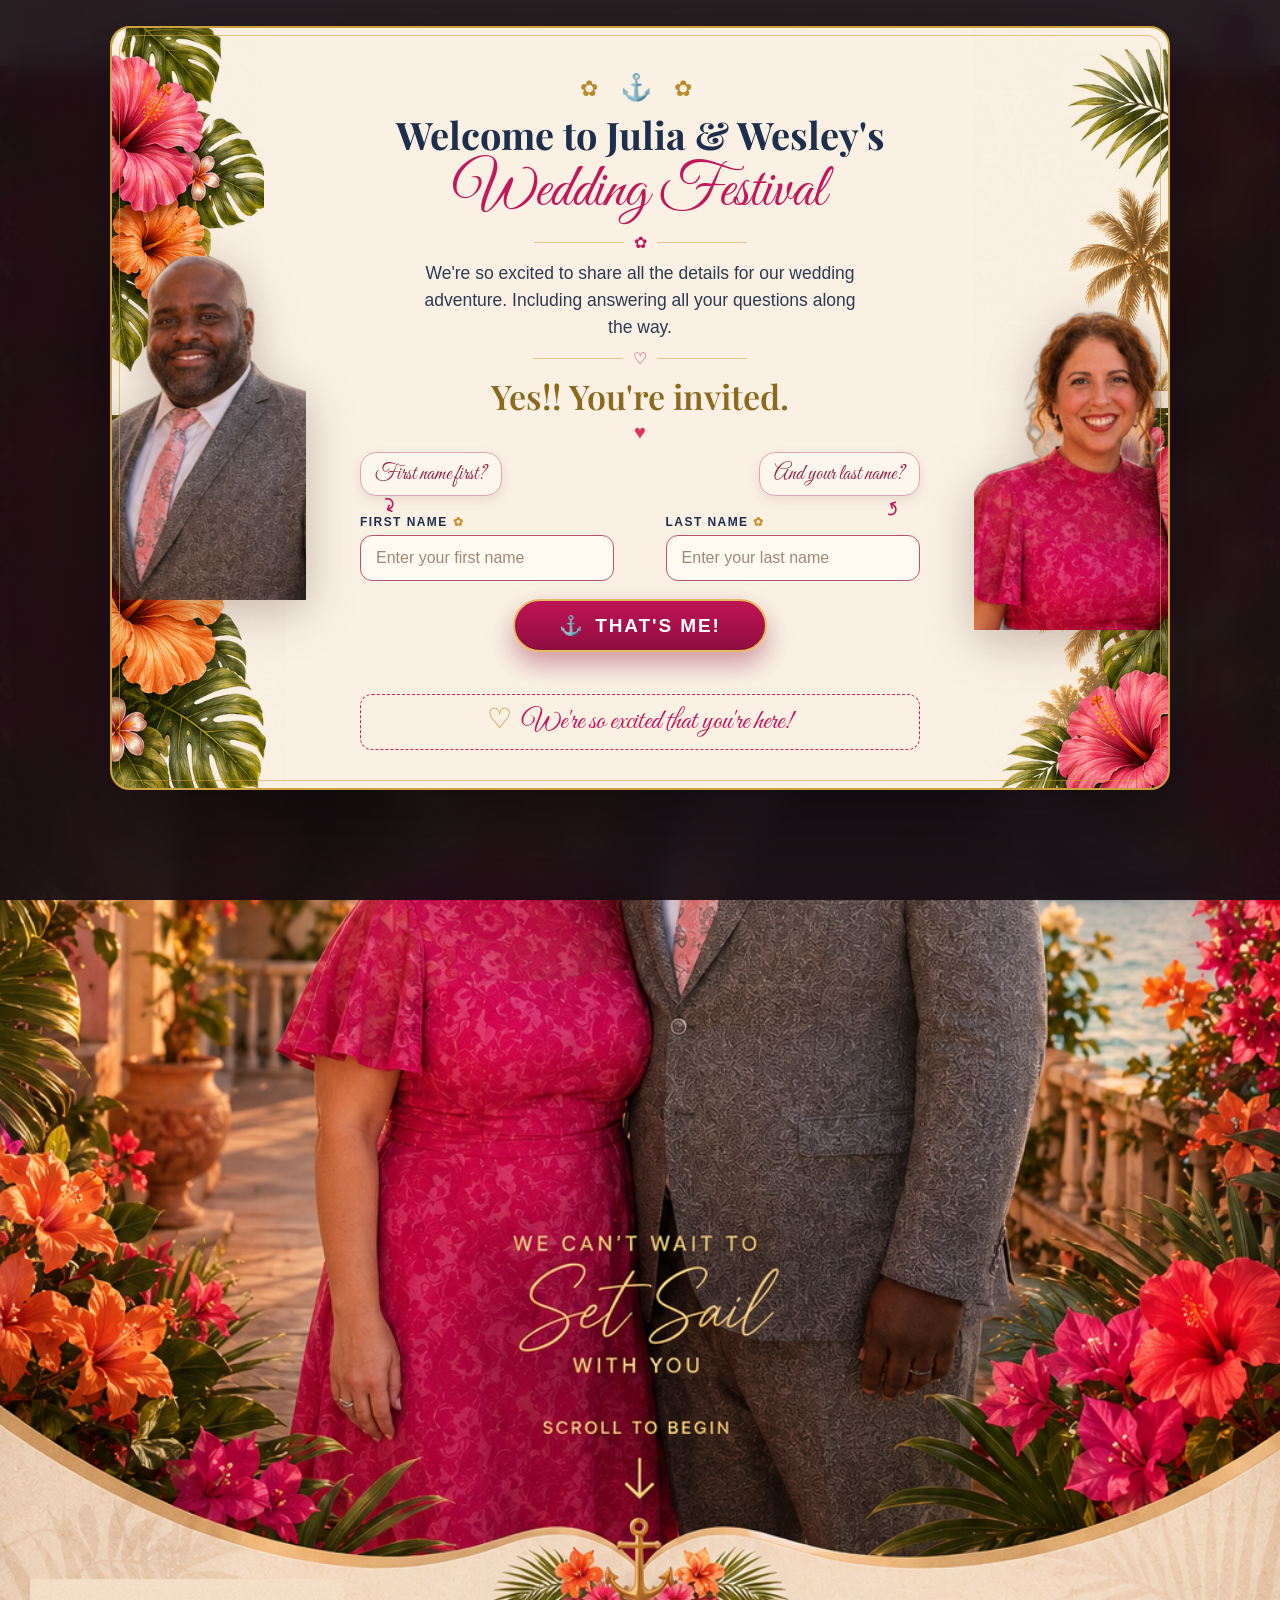
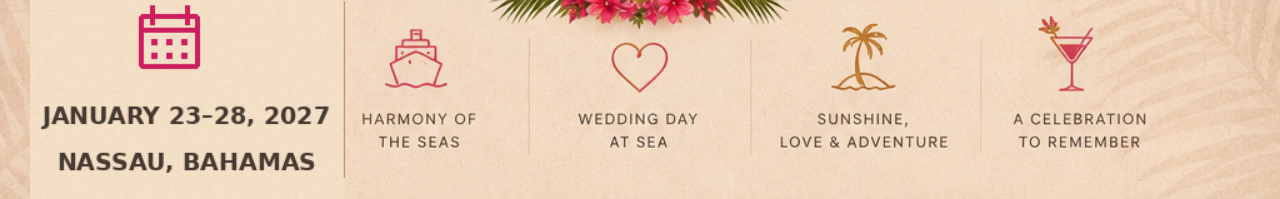
<file: index.html>
<!doctype html><html lang="en"><head><meta charset="utf-8"><meta name="viewport" content="width=device-width,initial-scale=1"><title>Julia & Wesley</title>
<link rel="preconnect" href="https://fonts.googleapis.com"><link rel="preconnect" href="https://fonts.gstatic.com" crossorigin>
<link href="https://fonts.googleapis.com/css2?family=Great+Vibes&family=Playfair+Display:ital,wght@0,600;0,700;1,600&display=swap" rel="stylesheet">
<link rel="stylesheet" href="css/site.css?v=52"></head><body>

<section class="gate3" id="welcome-gate" aria-labelledby="welcome-title">
  <div class="gate3-card">
    <img class="g3fl g3fl-tl" src="assets/florals/tl.png" alt="">
    <img class="g3fl g3fl-tr" src="assets/florals/tr.png" alt="">
    <img class="g3fl g3fl-bl" src="assets/florals/bl.png" alt="">
    <img class="g3fl g3fl-br" src="assets/florals/br.png" alt="">
    <div class="gate3-content">
      <div class="g3-ornament">✿ <span class="anch">⚓</span> ✿</div>
      <h1 id="welcome-title">Welcome to Julia &amp; Wesley's<span class="script">Wedding Festival</span></h1>
      <div class="g3-div">✿</div>
      <p class="g3-copy">We're so excited to share all the details for our wedding adventure. Including answering all your questions along the way.</p>
      <div class="g3-div">♡</div>
      <p class="g3-invited">Yes!! You're invited.</p>
      <div class="g3-heart">♥</div>
      <div class="g3-photos">
        <img class="g3-photo g3-wes" src="assets/portraits/wesley-cutout.png" alt="Wesley">
        <img class="g3-photo g3-jul" src="assets/portraits/julia-cutout.png" alt="Julia">
      </div>
      <form id="welcome-form" novalidate>
        <div class="g3-fields">
          <div class="g3-field">
            <div class="g3-bubble g3-bubble-l">First name first?</div>
            <label for="first-name">FIRST NAME <span class="fl">✿</span></label>
            <input id="first-name" name="firstName" autocomplete="given-name" placeholder="Enter your first name" required>
          </div>
          <div class="g3-field">
            <div class="g3-bubble g3-bubble-r">And your last name?</div>
            <label for="last-name">LAST NAME <span class="fl">✿</span></label>
            <input id="last-name" name="lastName" autocomplete="family-name" placeholder="Enter your last name" required>
          </div>
        </div>
        <button class="g3-btn" type="submit"><span class="anch" aria-hidden="true">⚓</span> THAT'S ME!</button>
      </form>
      <p class="welcome-error" id="welcome-error" aria-live="polite"></p>
      <div class="g3-footer"><span class="gh">♡</span>We're so excited that you're here!</div>
    </div>
  </div>
</section>

<nav class="site-nav" aria-label="Primary navigation">
  <a class="sn-logo" href="index.html?skip=1"><span class="word">HARRISONS</span><span class="script">Set Sail</span><span class="anch">⚓</span></a>
  <div class="sn-links"><a href="index.html?skip=1" aria-current="page">Home</a><a href="our-story.html">Our Story</a><a href="adventure.html">The Adventure</a><a href="explore.html">Explore</a><a href="travel.html">Travel</a><a href="faq.html">FAQ</a><a href="rsvp.html">RSVP</a></div>
  <a class="sn-badge" href="index.html?skip=1" aria-label="Home">⚓</a>
</nav>
<main class="page-shell landing-shell"><img class="approved-page" src="assets/approved/landing-page-v2.png" alt="Julia and Wesley wedding invitation landing page">
</main>

<script src="js/forms.js"></script>
<script>
(function () {
  try {
    var g = new URLSearchParams(location.search).get('g');
    if (g && typeof trackWeddingEvent === 'function')
      trackWeddingEvent({ type: 'open', Event: 'Invitation link opened' });
  } catch (_) {}
})();
</script>
<script>
(function () {
  var gate = document.getElementById('welcome-gate');
  var err = document.getElementById('welcome-error');
  function dismiss() { gate.hidden = true; document.body.style.overflow = ''; window.scrollTo(0, 0); }
  document.body.style.overflow = 'hidden';
  try { if (new URLSearchParams(location.search).has('skip')) { dismiss(); return; } } catch (_) {}
  /* v51: returning guests who already told us their name skip the gate */
  try { if ((localStorage.getItem('weddingGuestName') || '').trim()) { dismiss(); return; } } catch (_) {}
  document.getElementById('welcome-form').addEventListener('submit', function (e) {
    e.preventDefault();
    var f = document.getElementById('first-name').value.trim();
    var l = document.getElementById('last-name').value.trim();
    if (!f || !l) { err.textContent = 'Please enter both your first and last name.'; return; }
    try { localStorage.setItem('weddingGuestName', f + ' ' + l); } catch (_) {}
    if (typeof trackWeddingEvent === 'function')
      trackWeddingEvent({ type: 'open', Event: 'Signed in on welcome screen', Name: f + ' ' + l });
    dismiss();
  });
})();
</script>
<noscript><style>.gate3{display:none}</style></noscript>
</body></html>
</file>
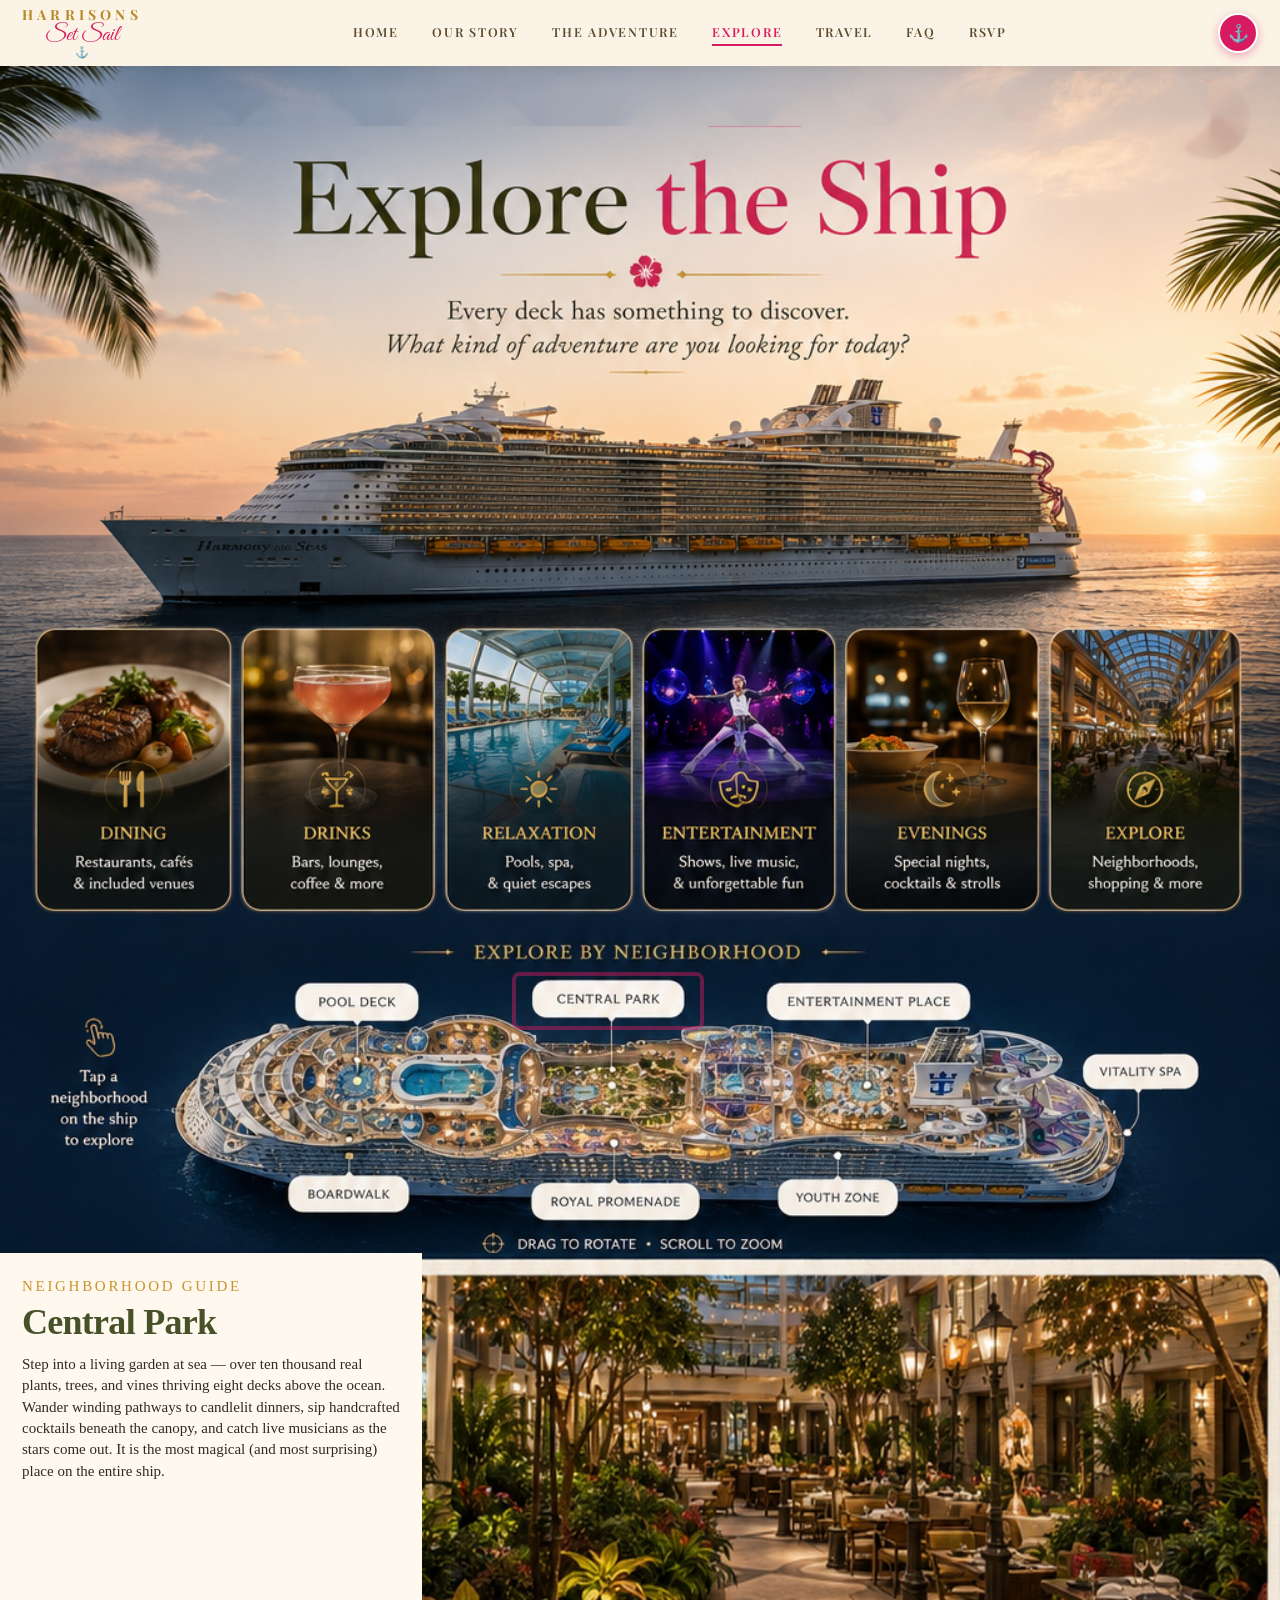
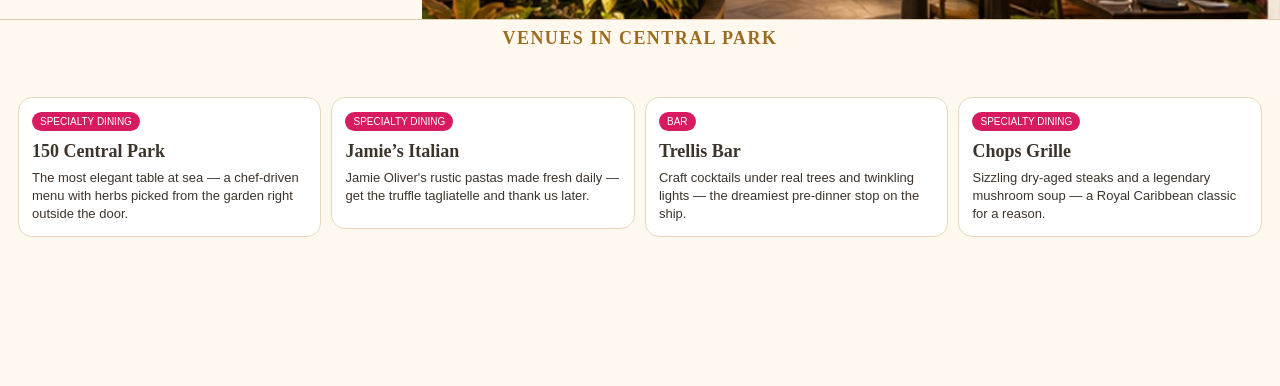
<file: explore.html>
<!doctype html><html lang="en"><head><meta charset="utf-8"><meta name="viewport" content="width=device-width,initial-scale=1"><title>Explore the Ship | Julia & Wesley</title><link rel="preconnect" href="https://fonts.googleapis.com"><link rel="preconnect" href="https://fonts.gstatic.com" crossorigin><link href="https://fonts.googleapis.com/css2?family=Great+Vibes&family=Playfair+Display:ital,wght@0,600;0,700;1,600&display=swap" rel="stylesheet"><link rel="stylesheet" href="css/site.css?v=52"></head><body>
<nav class="site-nav" aria-label="Primary navigation">
  <a class="sn-logo" href="index.html?skip=1"><span class="word">HARRISONS</span><span class="script">Set Sail</span><span class="anch">⚓</span></a>
  <div class="sn-links"><a href="index.html?skip=1">Home</a><a href="our-story.html">Our Story</a><a href="adventure.html">The Adventure</a><a href="explore.html" aria-current="page">Explore</a><a href="travel.html">Travel</a><a href="faq.html">FAQ</a><a href="rsvp.html">RSVP</a></div>
  <a class="sn-badge" href="index.html?skip=1" aria-label="Home">⚓</a>
</nav><main class="page-shell explore-shell"><div class="art-wrap"><img class="approved-page" src="assets/approved/explore-clean.png" alt="Explore the Ship approved design">


<a class="hotspot" aria-label="Dining on Harmony of the Seas (opens Royal Caribbean)" href="https://www.royalcaribbean.com/guides/best-restaurants-harmony-of-the-seas" target="_blank" rel="noopener" style="left:2.2%;top:29%;width:16%;height:15.4%"></a>
<a class="hotspot" aria-label="Drinks on Harmony of the Seas (opens Royal Caribbean)" href="https://www.royalcaribbean.com/cruise-ships/harmony-of-the-seas/things-to-do" target="_blank" rel="noopener" style="left:19.5%;top:29%;width:15%;height:15.4%"></a>
<a class="hotspot" aria-label="Relaxation and spa on Harmony of the Seas (opens Royal Caribbean)" href="https://www.royalcaribbean.com/cruise-ships/harmony-of-the-seas/things-to-do/vitality-at-sea-spa-and-fitness-center" target="_blank" rel="noopener" style="left:35.5%;top:29%;width:15%;height:15.4%"></a>
<a class="hotspot" aria-label="Entertainment on Harmony of the Seas (opens Royal Caribbean)" href="https://www.royalcaribbean.com/cruise-ships/harmony-of-the-seas/things-to-do" target="_blank" rel="noopener" style="left:51.5%;top:29%;width:15%;height:15.4%"></a>
<a class="hotspot" aria-label="Evenings on Harmony of the Seas (opens Royal Caribbean)" href="https://www.royalcaribbean.com/guides/top-things-to-do-on-harmony-of-the-seas" target="_blank" rel="noopener" style="left:67.5%;top:29%;width:15%;height:15.4%"></a>
<a class="hotspot" aria-label="Explore Harmony of the Seas (opens Royal Caribbean)" href="https://www.royalcaribbean.com/cruise-ships/harmony-of-the-seas" target="_blank" rel="noopener" style="left:83.5%;top:29%;width:14.8%;height:15.4%"></a>
<div class="ship-interactive" id="ship-interactive" aria-label="Drag the aerial ship view to rotate and use the mouse wheel to zoom"><img src="assets/approved/ship-map-crop.jpg" alt="Aerial deck map of Harmony of the Seas"></div>
<button class="hotspot neighborhood" data-neighborhood="pool" style="left:23%;top:47.2%;width:13%;height:3%" aria-label="Show Pool Deck"></button><button class="hotspot neighborhood" data-neighborhood="central" style="left:40%;top:47.2%;width:15%;height:3%" aria-label="Show Central Park"></button><button class="hotspot neighborhood" data-neighborhood="entertainment" style="left:58%;top:47.2%;width:19%;height:3%" aria-label="Show Entertainment Place"></button><button class="hotspot neighborhood" data-neighborhood="spa" style="left:83%;top:51%;width:13%;height:3%" aria-label="Show Vitality Spa"></button><button class="hotspot neighborhood" data-neighborhood="boardwalk" style="left:20%;top:56.9%;width:14%;height:3%" aria-label="Show Boardwalk"></button><button class="hotspot neighborhood" data-neighborhood="promenade" style="left:39%;top:57%;width:18%;height:3%" aria-label="Show Royal Promenade"></button><button class="hotspot neighborhood" data-neighborhood="youth" style="left:61%;top:57%;width:13%;height:3%" aria-label="Show Youth Zone"></button>
</div><section class="neighborhood-panel" id="neighborhood-panel" aria-live="polite"><div class="neighborhood-copy"><p class="eyebrow">Neighborhood guide</p><h2 id="n-title">Central Park</h2><p id="n-copy">A lush, open-air neighborhood in the heart of the ship. Stroll through gardens, enjoy al fresco dining, live music, and handcrafted cocktails.</p></div><img id="n-image" src="assets/neighborhoods/central-park.jpg" alt="Central Park on Harmony of the Seas"><div class="venue-heading" id="venue-heading">Venues in Central Park</div><div class="venue-cards" id="venue-cards"></div></section>
</main><script src="js/explore.js"></script></body></html>
</file>
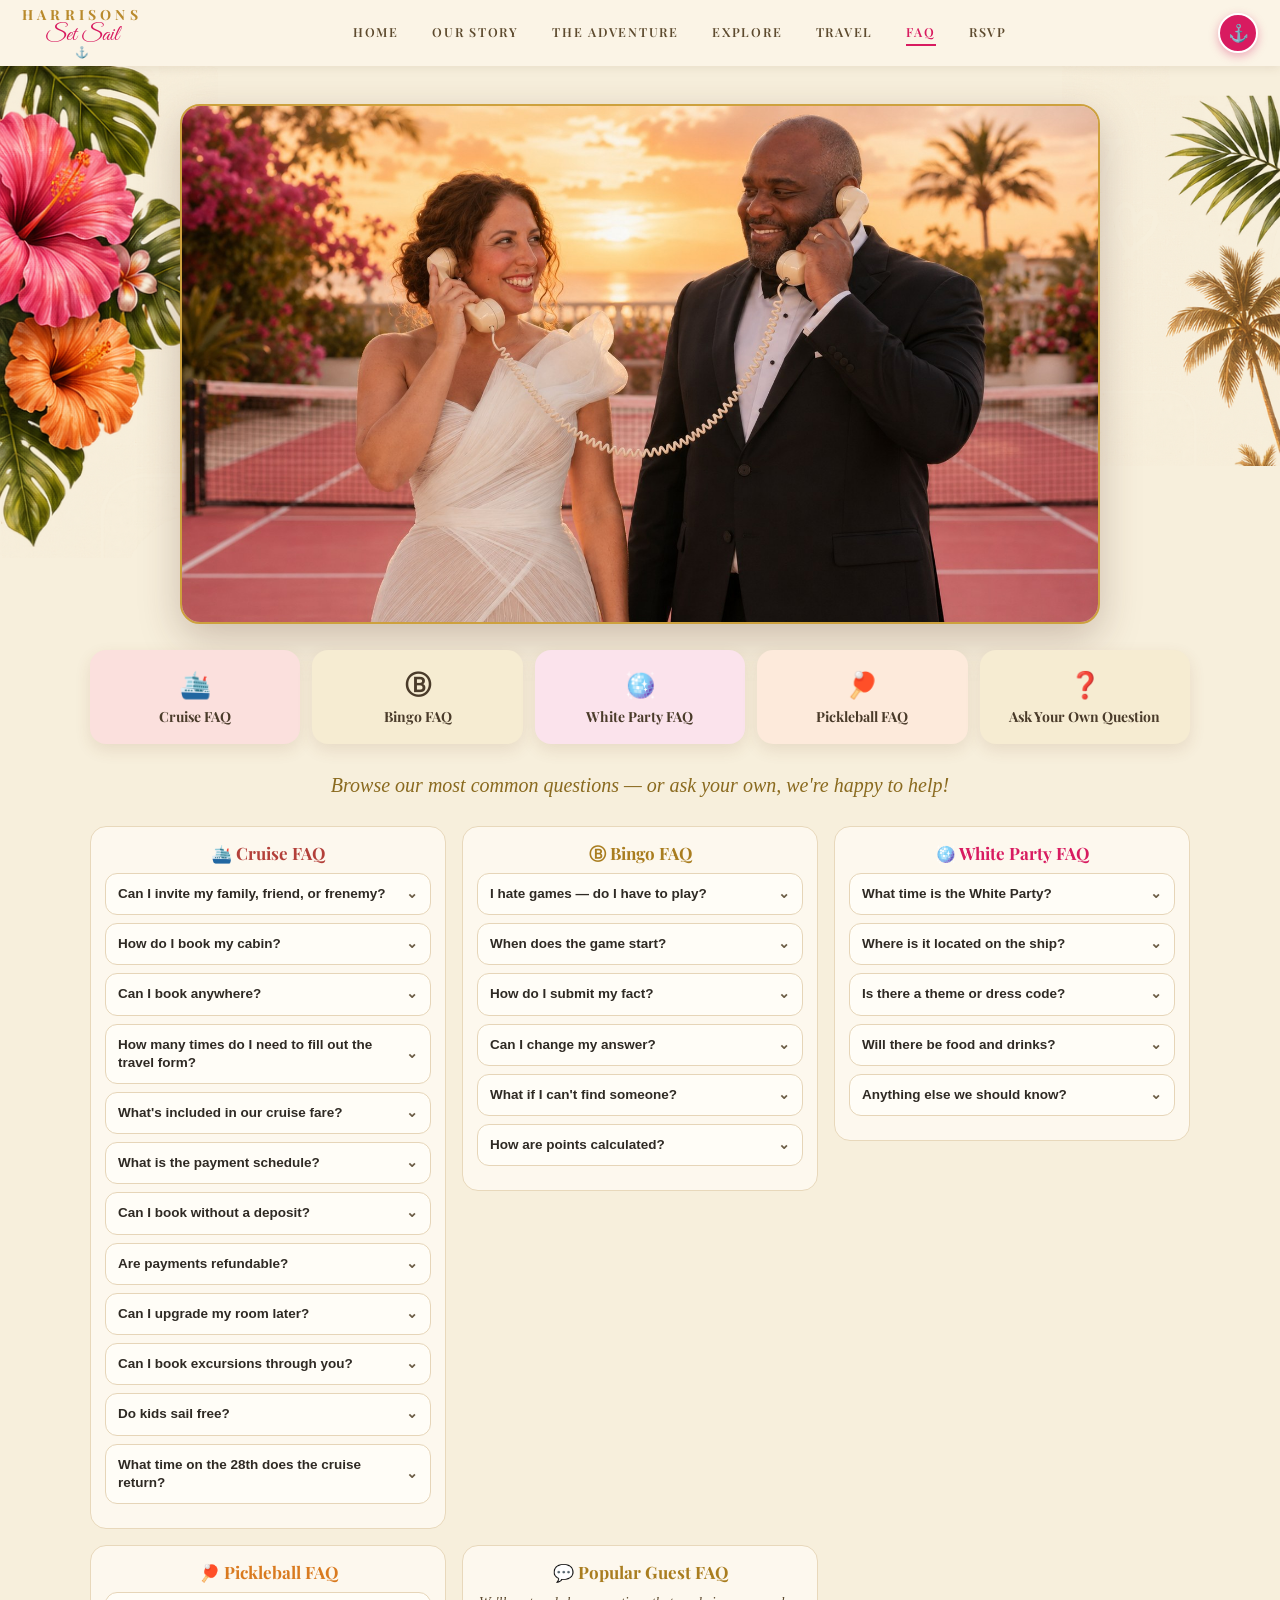
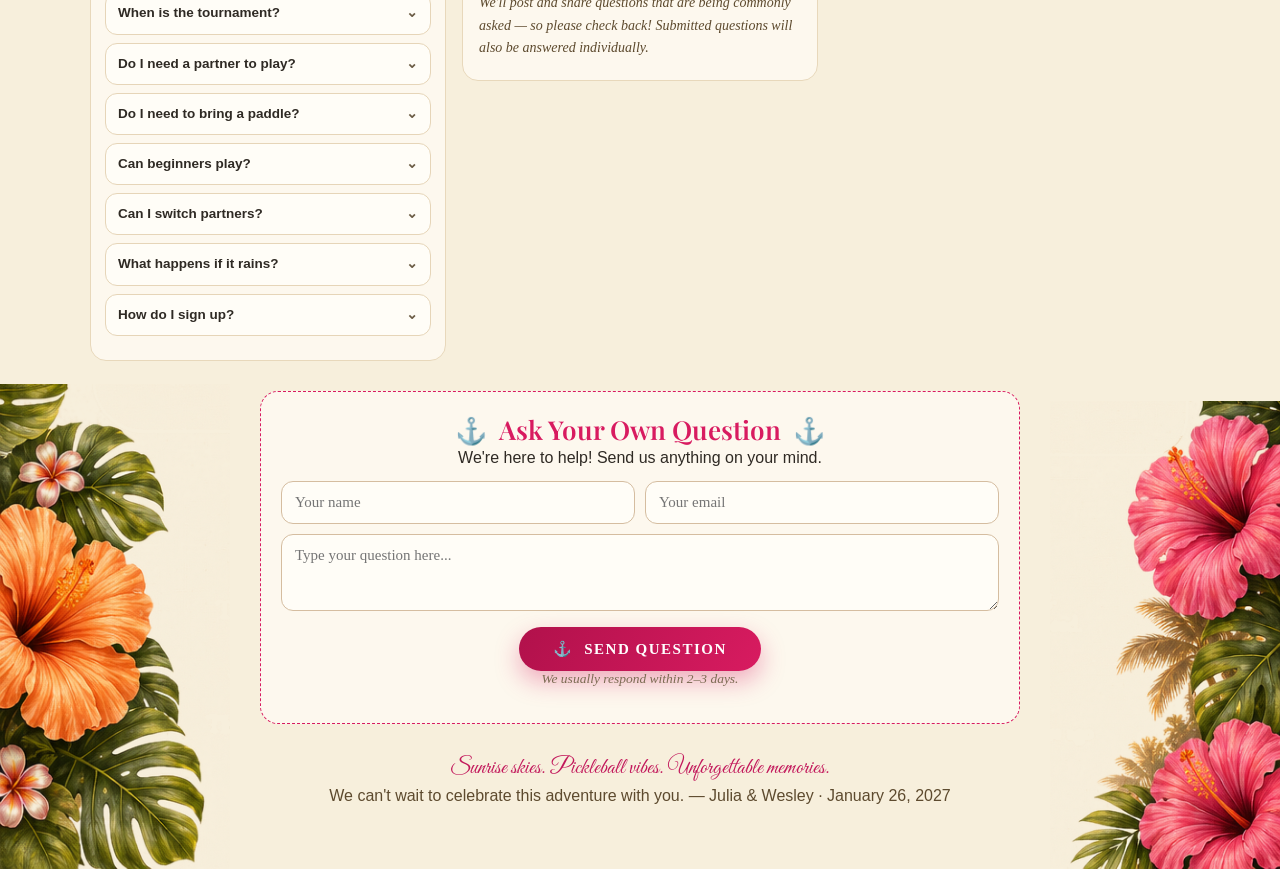
<file: faq.html>
<!doctype html><html lang="en"><head><meta charset="utf-8"><meta name="viewport" content="width=device-width,initial-scale=1"><title>FAQ | Julia & Wesley</title>
<link rel="preconnect" href="https://fonts.googleapis.com"><link rel="preconnect" href="https://fonts.gstatic.com" crossorigin><link href="https://fonts.googleapis.com/css2?family=Great+Vibes&family=Playfair+Display:ital,wght@0,600;0,700;1,600&display=swap" rel="stylesheet"><link rel="stylesheet" href="css/site.css?v=52">
</head><body class="faq-body">
<nav class="site-nav" aria-label="Primary navigation">
  <a class="sn-logo" href="index.html?skip=1"><span class="word">HARRISONS</span><span class="script">Set Sail</span><span class="anch">⚓</span></a>
  <div class="sn-links"><a href="index.html?skip=1">Home</a><a href="our-story.html">Our Story</a><a href="adventure.html">The Adventure</a><a href="explore.html">Explore</a><a href="travel.html">Travel</a><a href="faq.html" aria-current="page">FAQ</a><a href="rsvp.html">RSVP</a></div>
  <a class="sn-badge" href="index.html?skip=1" aria-label="Home">⚓</a>
</nav>
<main class="faq-wrap corner-florals">
  <img class="fl-tl" src="assets/florals/tl.png" alt=""><img class="fl-tr" src="assets/florals/tr.png" alt="">
  <img class="fl-bl" src="assets/florals/bl.png" alt=""><img class="fl-br" src="assets/florals/br.png" alt="">
  <div class="faq-hero"><img src="assets/faq-hero.jpg" width="1672" height="941" loading="eager" alt="Julia and Wesley on matching phones at sunset"></div>

  <div class="faq-cats">
    <a href="#cr" class="fc fc-rose">🛳️<span>Cruise FAQ</span></a>
    <a href="#bg" class="fc fc-gold">Ⓑ<span>Bingo FAQ</span></a>
    <a href="#wp" class="fc fc-pink">🪩<span>White Party FAQ</span></a>
    <a href="#pb" class="fc fc-orange">🏓<span>Pickleball FAQ</span></a>
    <a href="#ask" class="fc fc-gold">❓<span>Ask Your Own Question</span></a>
  </div>

  <p class="faq-browse">Browse our most common questions — or ask your own, we're happy to help!</p>

  <div class="faq-cols">
    <section id="cr">
      <h2 class="fq-h fq-rose">🛳️ Cruise FAQ</h2>
      <details><summary>Can I invite my family, friend, or frenemy?</summary><p>Absolutely! We'd love for your people to take advantage of the negotiated cruise rate too. Invite your mom to help with the kids, tell someone you have been dying to take a vacation with, or convince your favorite friend (or frenemy) that they suddenly need a Caribbean vacation.</p><p>A note that because our wedding events have limited capacity, though, only guests specifically invited to the wedding will be able to attend wedding-related events.</p></details>
      <details><summary>How do I book my cabin?</summary><p>Use the Booking Link on the <a href="travel.html">Travel page</a> — cabins are reserved through our travel advisor, Aligned Journeys, who will walk you through everything.</p></details>
      <details><summary>Can I book anywhere?</summary><p>For wedding groups Royal Caribbean requires that the guests centrally book through an advisor so that all wedding related activities and events can be organized and tracked. They are allocating specific staff to support the events and they need to keep track of who will be attending in order to ensure everything runs smoothly. Booking must be done through Aligned Journeys. <a href="https://traveljoy.com/groups/fZwMzTkTPmdoWKw54tSKNtTj/forms/KKB5jSy3FzpCEEwKWbNCQMYv" target="_blank" rel="noopener">Book with Aligned Journeys ↗</a></p></details>
      <details><summary>How many times do I need to fill out the travel form?</summary><p>One travel form individually completed in full for each traveler that will be in your room.</p></details>
      <details><summary>What's included in our cruise fare?</summary><p>Accommodations, meals, entertainment, pools and whirlpools, Broadway, ice skating, and AquaTheater shows, kids and teens programs, and the fitness center. Not included: specialty dining, spa services, alcohol, shore excursions, and internet.</p></details>
      <details><summary>What is the payment schedule?</summary><p>A $250 per-person deposit secures your cabin, and final payment is due 10/12/2026.</p></details>
      <details><summary>Can I book without a deposit?</summary><p>A deposit is required to secure your cabin — but watch for Royal Caribbean's reduced-deposit promotions; our advisor will apply any that are running.</p></details>
      <details><summary>Are payments refundable?</summary><p>Payment and cancellation terms follow the cruise line and Aligned Journeys booking agreement — exact terms are shown during booking and may vary by fare type.</p></details>
      <details><summary>Can I upgrade my room later?</summary><p>Upgrades depend on availability and current pricing — contact Aligned Journeys and they'll find you options.</p></details>
      <details><summary>Can I book excursions through you?</summary><p>Excursions are purchased through Royal Caribbean once your reservation is connected to your cruise account.</p></details>
      <details><summary>Do kids sail free?</summary><p>Kids Sail Free and other promotions may apply depending on dates and eligibility — your advisor will apply the best eligible offer.</p></details>
      <details><summary>What time on the 28th does the cruise return?</summary><p>The ship is planned to dock at 6 AM, and disembarking for all passengers normally takes a few hours.</p></details>
    </section>
    <section id="bg">
      <h2 class="fq-h fq-gold2">Ⓑ Bingo FAQ</h2>
      <details><summary>I hate games — do I have to play?</summary><p><strong>Wesley:</strong> No, of course not. Who wants to share personal information with people?</p><p><strong>Julia:</strong> Absolutely everyone plays.</p><p>So pick whoever's answer resonates with you most to follow. 😄</p></details>
      <details><summary>When does the game start?</summary><p>The game goes live once we set sail! Play anytime during the cruise — matches update in real time on the leaderboard.</p></details>
      <details><summary>How do I submit my fact?</summary><p>Your fun fact IS your entry — share it in the "Your Bingo Clue" box when you RSVP. One surprising or funny fact about yourself is all it takes.</p></details>
      <details><summary>Can I change my answer?</summary><p>Yes — you can change a guess any time before it's checked. Wrong guesses are part of the fun, so keep meeting people and keep playing!</p></details>
      <details><summary>What if I can't find someone?</summary><p>Ask around! Every fact is a conversation starter. Introduce yourself, ask questions, and don't give your own fact away too easily — that's the whole game.</p></details>
      <details><summary>How are points calculated?</summary><p>Every correct match earns points, and the more you match, the higher you climb the leaderboard. 100% virtual, no paper — and bragging rights are everything.</p></details>
    </section>
    <section id="wp">
      <h2 class="fq-h fq-pink">🪩 White Party FAQ</h2>
      <details><summary>What time is the White Party?</summary><p>7:00 PM on sail-away night — Saturday, January 23. Board, settle in, and come celebrate!</p></details>
      <details><summary>Where is it located on the ship?</summary><p>On board Harmony of the Seas — the exact venue will be shared closer to sailing and in the daily cruise planner.</p></details>
      <details><summary>Is there a theme or dress code?</summary><p>Yes — wear white! Crisp, breezy, all-white everything. Linen, lace, sparkle... as long as it's white, you're perfect.</p></details>
      <details><summary>Will there be food and drinks?</summary><p>Absolutely. Dinner is included on the ship that evening, and a welcome drink will be provided.</p></details>
      <details><summary>Anything else we should know?</summary><p>Comfortable shoes! It's night one of five — pace yourselves, champions.</p></details>
    </section>
    <section id="pb">
      <h2 class="fq-h fq-orange">🏓 Pickleball FAQ</h2>
      <details><summary>When is the tournament?</summary><p>First round is Sunday, January 24 at 8:00 PM. Championship night is Tuesday, January 26 at 8:00 PM — only the winners move on!</p></details>
      <details><summary>Do I need a partner to play?</summary><p>Nope — register with just your name on the Pickleball page and we'll pair you up. You'll leave the court with new friends, guaranteed.</p></details>
      <details><summary>Do I need to bring a paddle?</summary><p>Paddles and balls are provided on the court, but you're welcome to bring your own special paddle.</p></details>
      <details><summary>Can beginners play?</summary><p>Absolutely. This is a just-for-fun tournament — first-timers are more than welcome, and we'll go over the basics before the first round.</p></details>
      <details><summary>Can I switch partners?</summary><p>Teams lock in when the bracket is announced on tournament night, but you can switch any time before then — just let Julia and Wes know.</p></details>
      <details><summary>What happens if it rains?</summary><p>We play on! If weather closes the court, matches move to later in the cruise — the bracket travels with us.</p></details>
      <details><summary>How do I sign up?</summary><p>On the <a href="pickleball.html">Pickleball page</a> — fill in the Register as a Team form (one name is enough).</p></details>
    </section>
    <section id="pg">
      <h2 class="fq-h fq-gold2">💬 Popular Guest FAQ</h2>
      <p class="pg-note">We'll post and share questions that are being commonly asked — so please check back! Submitted questions will also be answered individually.</p>
    </section>
  </div>

  <section class="faq-ask" id="ask">
    <h2>⚓ &nbsp;Ask Your Own Question&nbsp; ⚓</h2>
    <p>We're here to help! Send us anything on your mind.</p>
    <form id="faq-form">
      <div class="fa-row">
        <input name="qname" placeholder="Your name" required>
        <input name="qemail" type="email" placeholder="Your email">
      </div>
      <textarea name="qtext" rows="3" placeholder="Type your question here..." required></textarea>
      <button type="submit">⚓ &nbsp;Send Question</button>
      <p class="fa-status" id="fa-status" aria-live="polite">We usually respond within 2–3 days.</p>
    </form>
  </section>
  <p class="faq-foot"><span class="fscript">Sunrise skies. Pickleball vibes. Unforgettable memories.</span><br>We can't wait to celebrate this adventure with you. — Julia &amp; Wesley · January 26, 2027</p>
</main>
<script src="js/forms.js"></script>
<script>
document.getElementById('faq-form').addEventListener('submit', async function(e){
  e.preventDefault();
  var f = e.target, s = document.getElementById('fa-status');
  s.textContent = 'Sending…';
  try {
    var how = await sendWeddingForm('Guest question', {
      'Name': f.qname.value.trim(), 'Email': f.qemail.value.trim(), 'Question': f.qtext.value.trim()
    }, 'question');
    s.textContent = how === 'sent' ? "Got it! We'll get back to you within 2–3 days. 💛" : 'Almost there — hit send in the email that just opened.';
    if (how === 'sent') f.reset();
  } catch(_) { s.textContent = "Hmm, that didn't go through. Please try again."; }
});
</script>
</body></html>
</file>
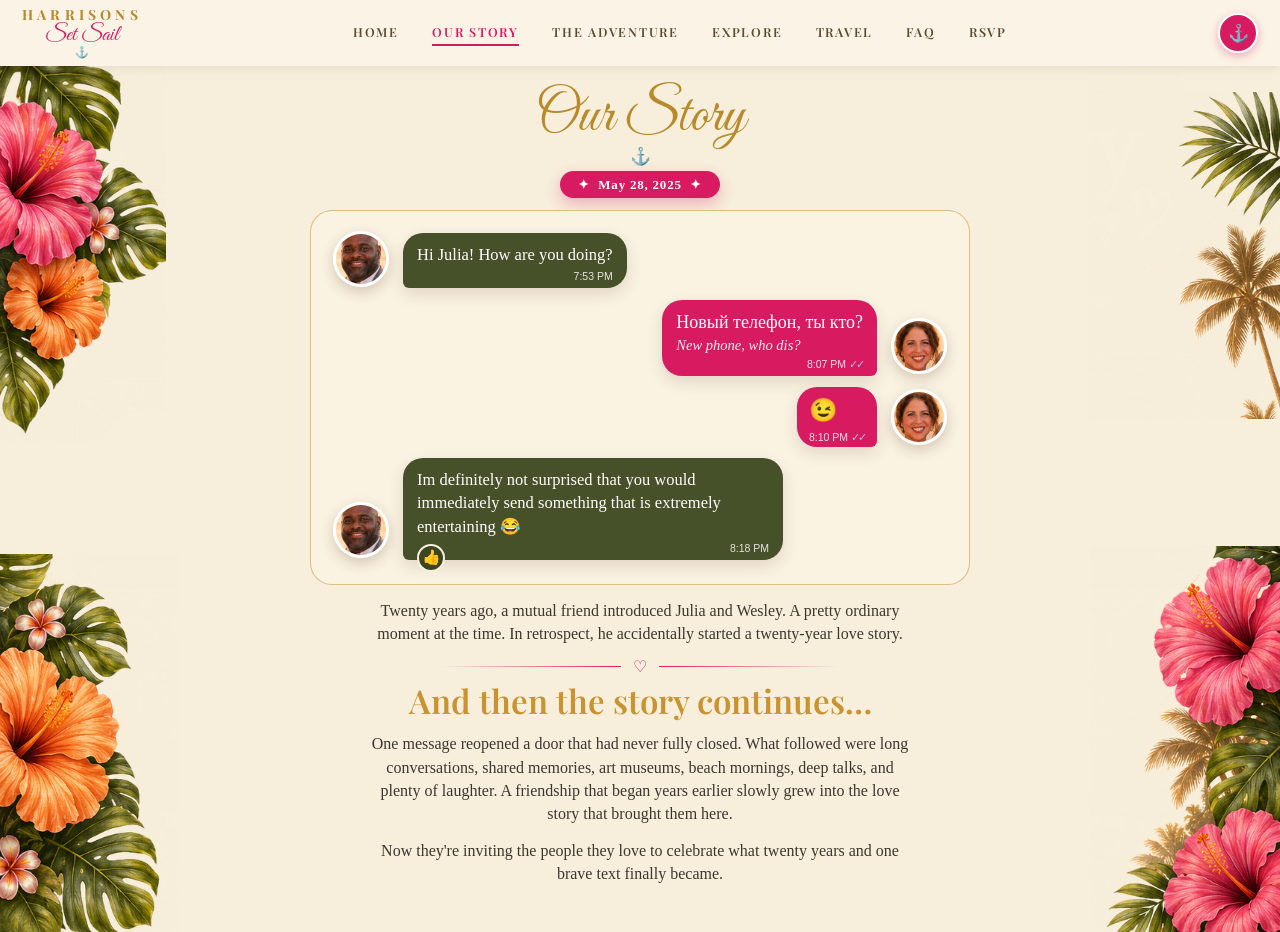
<file: our-story.html>
<!doctype html><html lang="en"><head><meta charset="utf-8"><meta name="viewport" content="width=device-width,initial-scale=1"><title>Our Story | Julia & Wesley</title><link rel="preconnect" href="https://fonts.googleapis.com"><link rel="preconnect" href="https://fonts.gstatic.com" crossorigin><link href="https://fonts.googleapis.com/css2?family=Great+Vibes&family=Playfair+Display:ital,wght@0,600;0,700;1,600&display=swap" rel="stylesheet"><link rel="stylesheet" href="css/site.css?v=52"></head><body>
<nav class="site-nav" aria-label="Primary navigation">
  <a class="sn-logo" href="index.html?skip=1"><span class="word">HARRISONS</span><span class="script">Set Sail</span><span class="anch">⚓</span></a>
  <div class="sn-links"><a href="index.html?skip=1">Home</a><a href="our-story.html" aria-current="page">Our Story</a><a href="adventure.html">The Adventure</a><a href="explore.html">Explore</a><a href="travel.html">Travel</a><a href="faq.html">FAQ</a><a href="rsvp.html">RSVP</a></div>
  <a class="sn-badge" href="index.html?skip=1" aria-label="Home">⚓</a>
</nav>
<main class="story-page corner-florals">
  <img class="fl-tl" src="assets/florals/tl.png" alt="">
  <img class="fl-tr" src="assets/florals/tr.png" alt="">
  <img class="fl-bl" src="assets/florals/bl.png" alt="">
  <img class="fl-br" src="assets/florals/br.png" alt="">
  <div class="story-inner">
    <h1>Our Story</h1>
    <div class="story-anchor" aria-hidden="true">⚓</div>
    <div><span class="story-date">✦ &nbsp;May 28, 2025&nbsp; ✦</span></div>

    <div class="chat-card" aria-label="The text messages that started it all">
      <div class="chat-row from-wesley">
        <img class="chat-avatar" src="assets/portraits/wesley.png" alt="Wesley">
        <div class="chat-bubble">Hi Julia! How are you doing?<span class="stamp">7:53 PM</span></div>
      </div>
      <div class="chat-row from-julia">
        <img class="chat-avatar" src="assets/portraits/julia.png" alt="Julia">
        <div class="chat-bubble"><span class="ru">Новый телефон, ты кто?</span><span class="translation">New phone, who dis?</span><span class="stamp">8:07 PM <span class="ticks">✓✓</span></span></div>
      </div>
      <div class="chat-row from-julia">
        <img class="chat-avatar" src="assets/portraits/julia.png" alt="Julia">
        <div class="chat-bubble emoji-only">😉<span class="stamp">8:10 PM <span class="ticks">✓✓</span></span></div>
      </div>
      <div class="chat-row from-wesley">
        <img class="chat-avatar" src="assets/portraits/wesley.png" alt="Wesley">
        <div class="chat-bubble">Im definitely not surprised that you would immediately send something that is extremely entertaining 😂<span class="stamp">8:18 PM</span><span class="chat-react" aria-hidden="true">👍</span></div>
      </div>
    </div>

    <p class="story-copy">Twenty years ago, a mutual friend introduced Julia and Wesley. A pretty ordinary moment at the time. In retrospect, he accidentally started a twenty-year love story.</p>

    <div class="story-heart-divider" aria-hidden="true">♡</div>
    <h2>And then the story continues&hellip;</h2>
    <p class="story-copy">One message reopened a door that had never fully closed. What followed were long conversations, shared memories, art museums, beach mornings, deep talks, and plenty of laughter. A friendship that began years earlier slowly grew into the love story that brought them here.</p>
    <p class="story-copy">Now they're inviting the people they love to celebrate what twenty years and one brave text finally became.</p>
  </div>
</main></body></html>
</file>
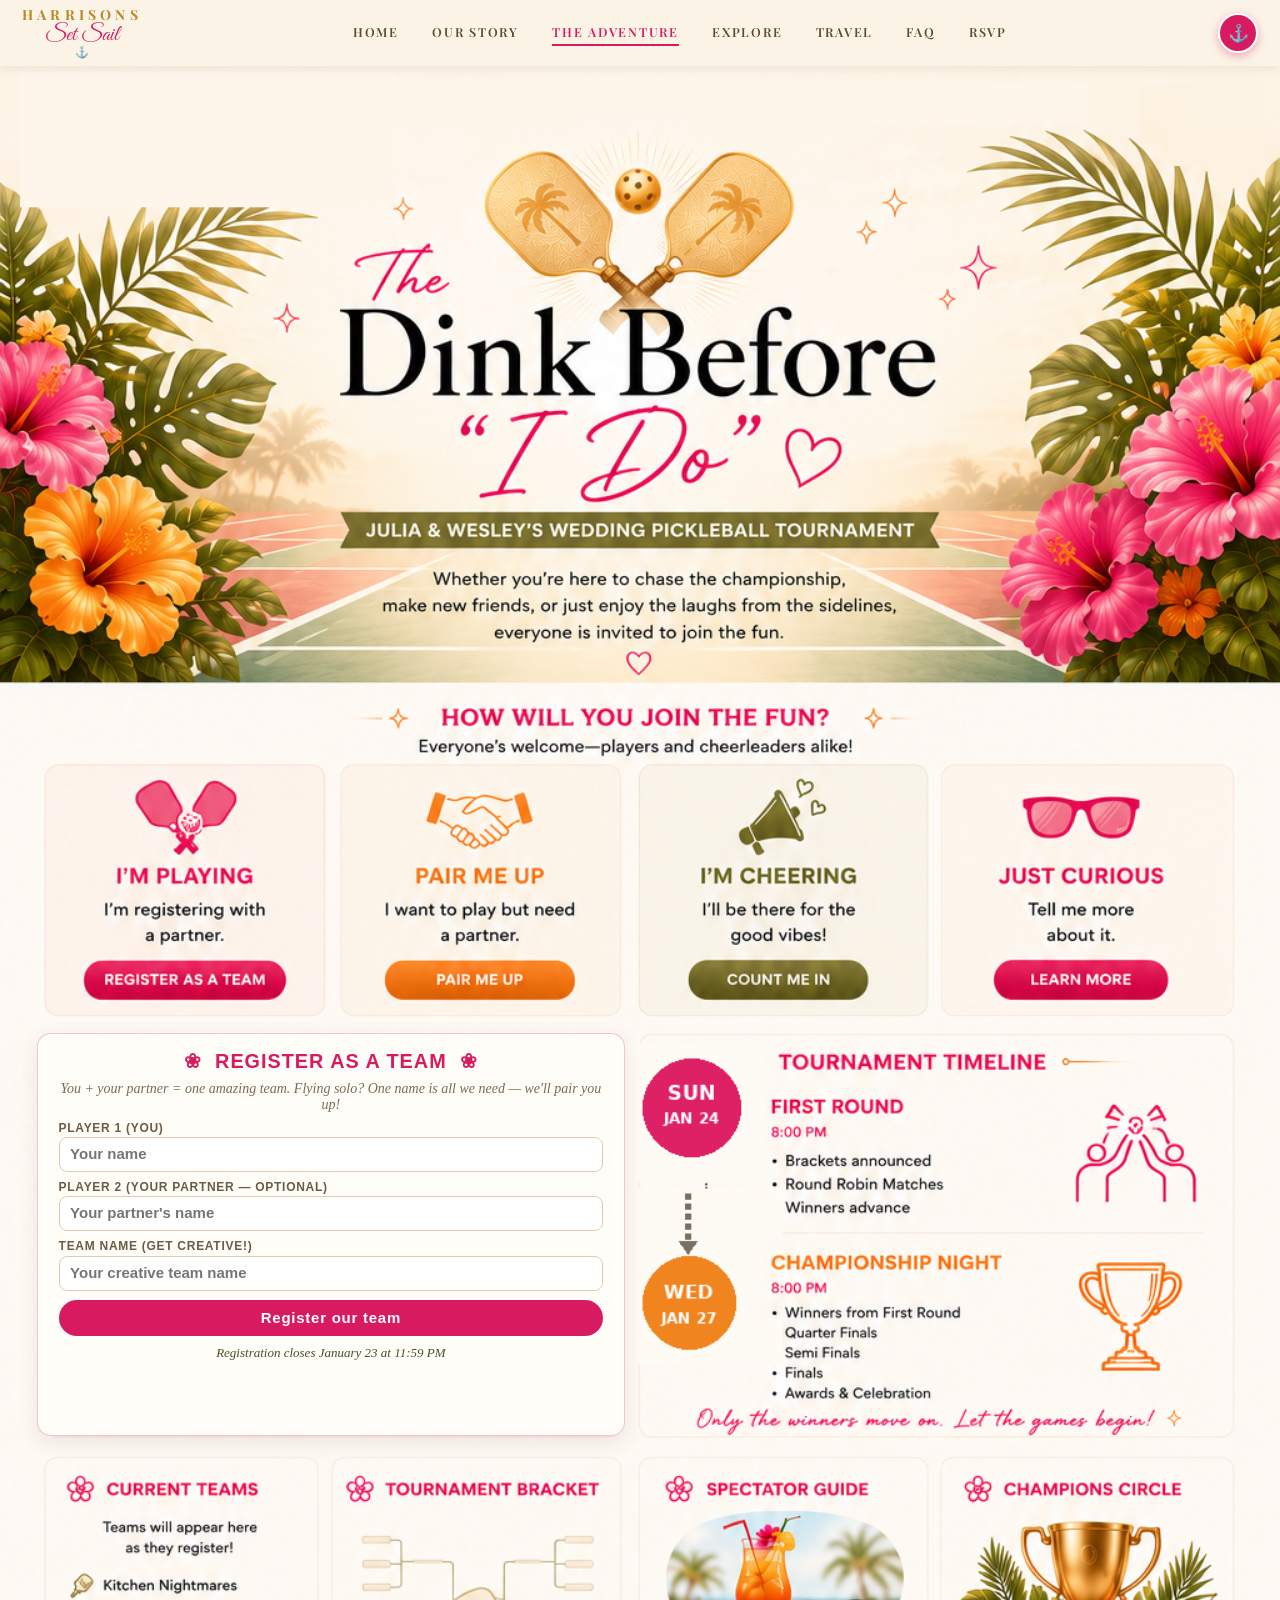
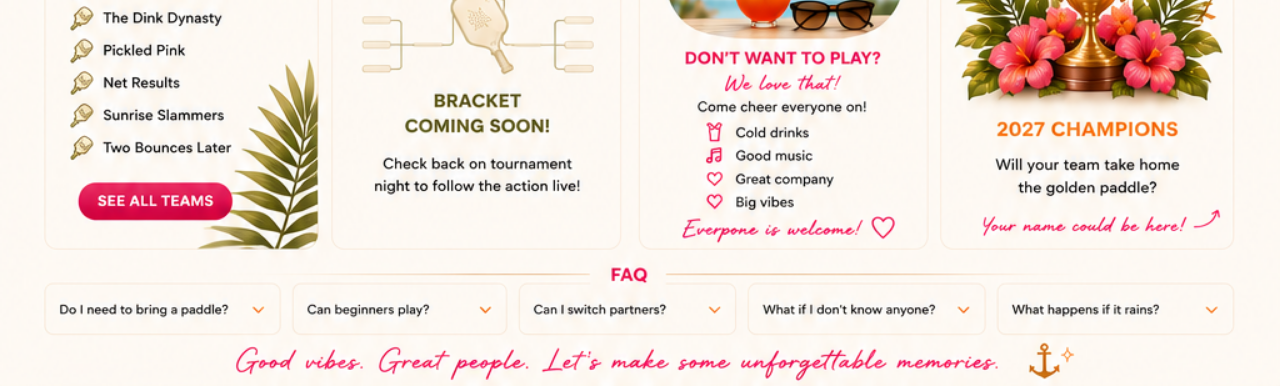
<file: pickleball.html>
<!doctype html><html lang="en"><head><meta charset="utf-8"><meta name="viewport" content="width=device-width,initial-scale=1"><title>The Dink Before I Do | Julia & Wesley</title><link rel="preconnect" href="https://fonts.googleapis.com"><link rel="preconnect" href="https://fonts.gstatic.com" crossorigin><link href="https://fonts.googleapis.com/css2?family=Great+Vibes&family=Playfair+Display:ital,wght@0,600;0,700;1,600&display=swap" rel="stylesheet"><link rel="stylesheet" href="css/site.css?v=52"></head><body>
<nav class="site-nav" aria-label="Primary navigation">
  <a class="sn-logo" href="index.html?skip=1"><span class="word">HARRISONS</span><span class="script">Set Sail</span><span class="anch">⚓</span></a>
  <div class="sn-links"><a href="index.html?skip=1">Home</a><a href="our-story.html">Our Story</a><a href="adventure.html" aria-current="page">The Adventure</a><a href="explore.html">Explore</a><a href="travel.html">Travel</a><a href="faq.html">FAQ</a><a href="rsvp.html">RSVP</a></div>
  <a class="sn-badge" href="index.html?skip=1" aria-label="Home">⚓</a>
</nav><main class="page-shell"><img class="approved-page" src="assets/approved/pickleball-v2.png" alt="The Dink Before I Do — wedding pickleball tournament">


<button class="hotspot" id="pb-team-up" aria-label="Register as a team — jump to the form" style="left:5%;top:46.8%;width:15%;height:2.6%"></button>
<button class="hotspot" id="pb-pair-up" aria-label="Pair me up — register with just your name" style="left:30%;top:46.8%;width:13%;height:2.6%"></button>
<a class="hotspot" aria-label="Just curious? Watch a pickleball tutorial on YouTube" href="https://youtu.be/fTvPYdKZqO0?si=CZZro6H78BSyn3Du" target="_blank" rel="noopener" style="left:80.5%;top:46.8%;width:16%;height:2.6%"></a>

<form class="pb-form" id="pb-register-form" novalidate>
  <h2>❀ &nbsp;REGISTER AS A TEAM&nbsp; ❀</h2>
  <p class="pb-sub">You + your partner = one amazing team. Flying solo? One name is all we need — we'll pair you up!</p>
  <label>Player 1 (you)<input name="player1" placeholder="Your name" required></label>
  <label id="pb-p2-label">Player 2 (your partner — optional)<input name="player2" placeholder="Your partner's name"></label>
  <label>Team name (get creative!)<input name="teamName" placeholder="Your creative team name"></label>
  <button type="submit">Register our team</button>
  <p class="pb-status" id="pb-status" aria-live="polite">Registration closes January 23 at 11:59 PM</p>
</form>

<a class="hotspot" aria-label="Pickleball FAQs — see the FAQ page" href="faq.html" style="left:2%;top:94.3%;width:96%;height:2.3%"></a>
</main>
<script src="js/forms.js"></script>
<script src="js/pickleball.js"></script>
</body></html>
</file>
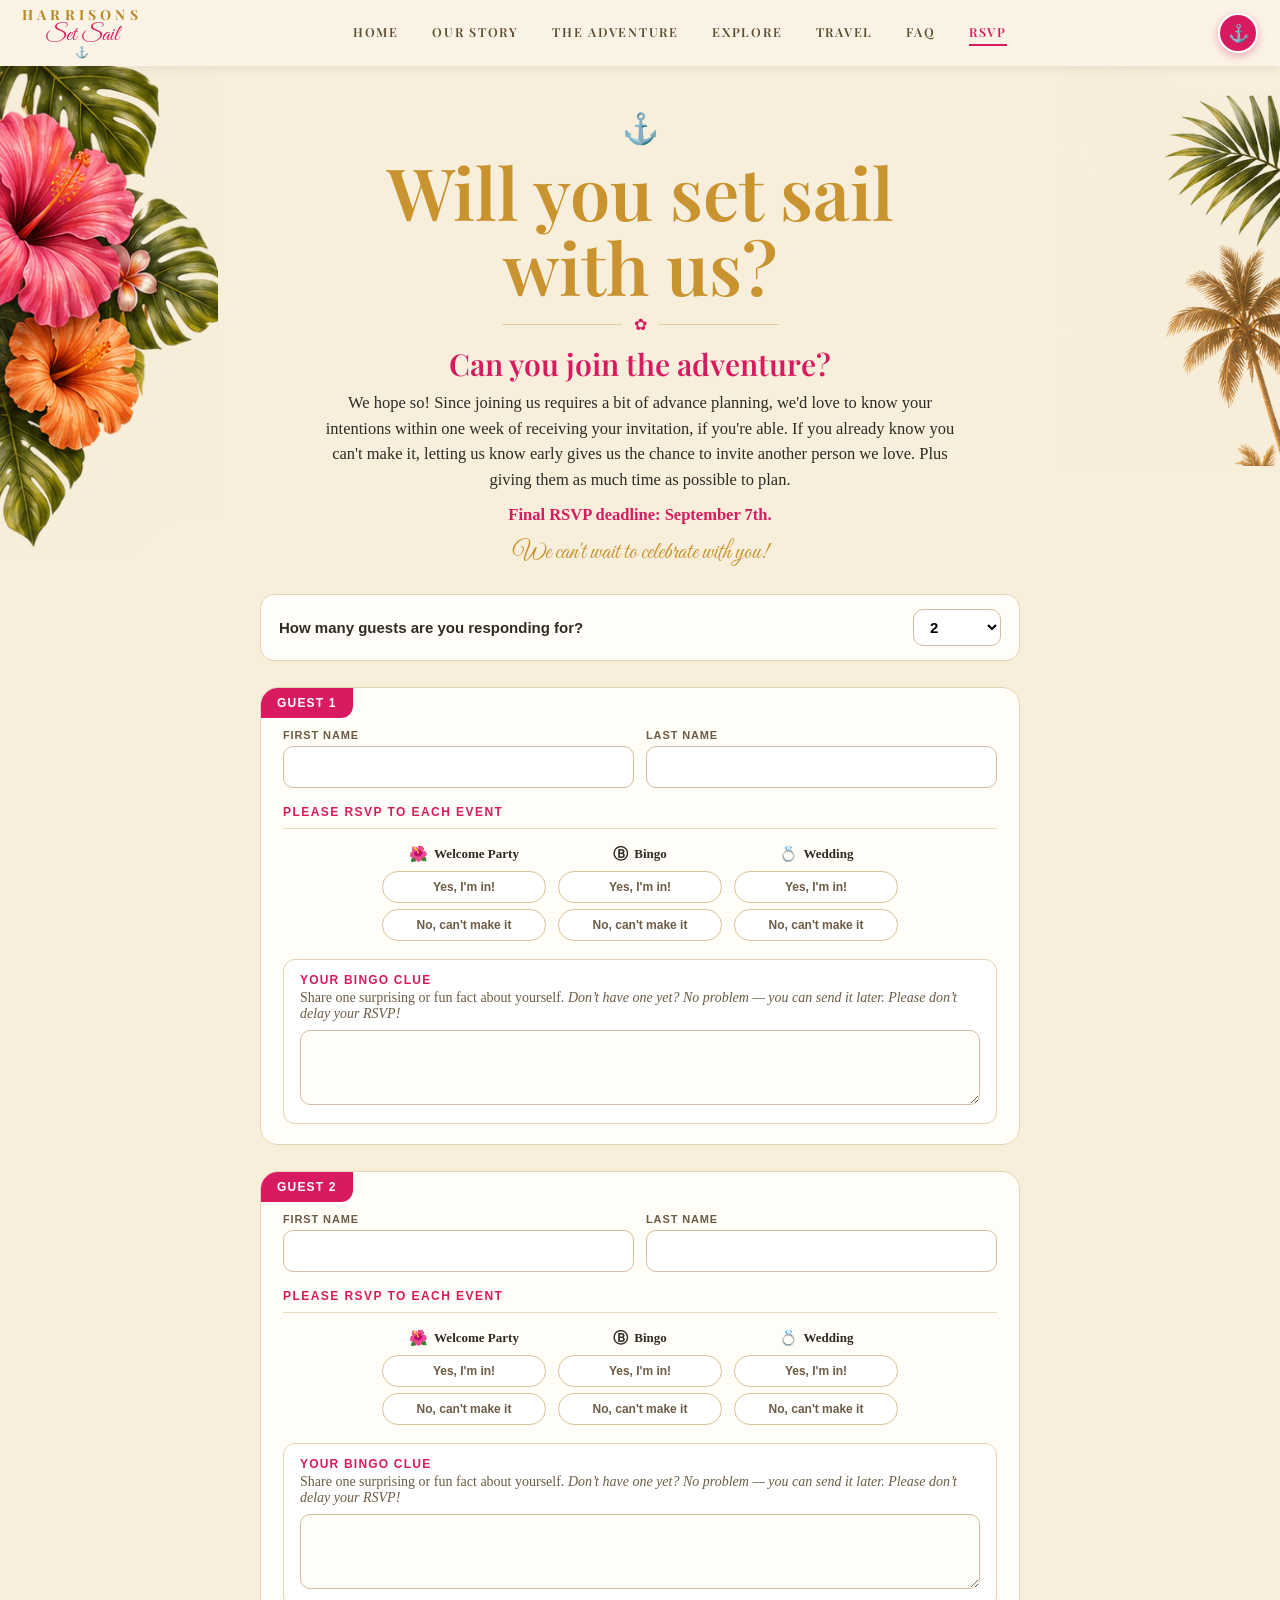
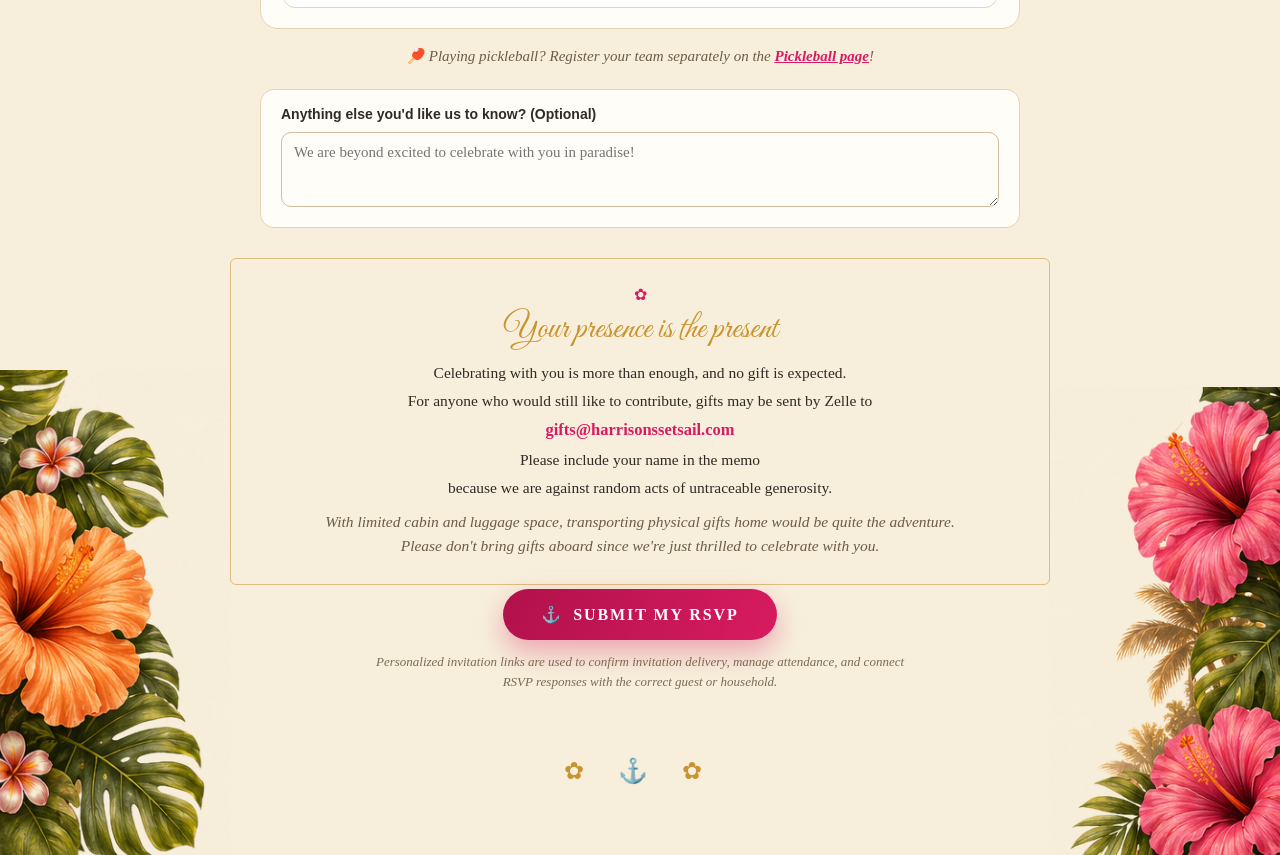
<file: rsvp.html>
<!doctype html><html lang="en"><head><meta charset="utf-8"><meta name="viewport" content="width=device-width,initial-scale=1"><title>RSVP | Julia & Wesley</title><link rel="preconnect" href="https://fonts.googleapis.com"><link rel="preconnect" href="https://fonts.gstatic.com" crossorigin><link href="https://fonts.googleapis.com/css2?family=Great+Vibes&family=Playfair+Display:ital,wght@0,600;0,700;1,600&display=swap" rel="stylesheet"><link rel="stylesheet" href="css/site.css?v=52"></head>
<body class="rsvp2-body">
<nav class="site-nav" aria-label="Primary navigation">
  <a class="sn-logo" href="index.html?skip=1"><span class="word">HARRISONS</span><span class="script">Set Sail</span><span class="anch">⚓</span></a>
  <div class="sn-links"><a href="index.html?skip=1">Home</a><a href="our-story.html">Our Story</a><a href="adventure.html">The Adventure</a><a href="explore.html">Explore</a><a href="travel.html">Travel</a><a href="faq.html">FAQ</a><a href="rsvp.html" aria-current="page">RSVP</a></div>
  <a class="sn-badge" href="index.html?skip=1" aria-label="Home">⚓</a>
</nav>
<main class="rsvp2-shell corner-florals">
  <img class="fl-tl" src="assets/florals/tl.png" alt="">
  <img class="fl-tr" src="assets/florals/tr.png" alt="">
  <img class="fl-bl" src="assets/florals/bl.png" alt="">
  <img class="fl-br" src="assets/florals/br.png" alt="">

  <header class="rsvp2-head">
    <div class="rsvp-anchor" aria-hidden="true">⚓</div>
    <h1>Will you set sail with us?</h1>
    <div class="rsvp2-divider"><span>✿</span></div>
    <h2 class="rsvp2-join">Can you join the adventure?</h2>
    <p class="rsvp2-deadline">We hope so! Since joining us requires a bit of advance planning, we'd love to know your intentions within one week of receiving your invitation, if you're able. If you already know you can't make it, letting us know early gives us the chance to invite another person we love. Plus giving them as much time as possible to plan.</p>
    <p class="rsvp2-deadline"><strong>Final RSVP deadline: September 7th.</strong></p>
    <p class="rsvp2-script">We can't wait to celebrate with you!</p>
  </header>

  <form id="rsvp-form">
    <div class="rsvp2-bar">
      <label for="guest-count">How many guests are you responding for?</label>
      <select id="guest-count">
        <option>1</option><option selected>2</option><option>3</option><option>4</option>
        <option>5</option><option>6</option><option>7</option><option>8</option>
      </select>
    </div>

    <div id="guests"></div>

    <p class="rsvp2-pb-note">🏓 Playing pickleball? Register your team separately on the <a href="pickleball.html">Pickleball page</a>!</p>

    <div class="rsvp2-note">
      <label for="rsvp-message">Anything else you'd like us to know? (Optional)</label>
      <textarea id="rsvp-message" rows="3" placeholder="We are beyond excited to celebrate with you in paradise!"></textarea>
    </div>

  <section class="gift-frame" aria-label="Gifts">
    <div class="gift-fl" aria-hidden="true">✿</div>
    <h2>Your presence is the present</h2>
    <p>Celebrating with you is more than enough, and no gift is expected.</p>
    <p>For anyone who would still like to contribute, gifts may be sent by Zelle to</p>
    <p class="zelle-line"><span class="zelle">gifts@harrisonssetsail.com</span></p>
    <p>Please include your name in the memo</p>
    <p>because we are against random acts of untraceable generosity.</p>
    <p class="gift-note">With limited cabin and luggage space, transporting physical gifts home would be quite the adventure. Please don't bring gifts aboard since we're just thrilled to celebrate with you.</p>
  </section>

    <div class="rsvp2-submit"><button type="submit"><span aria-hidden="true">⚓</span> Submit my RSVP</button></div>
    <p class="rsvp2-fineprint">Personalized invitation links are used to confirm invitation delivery, manage attendance, and connect RSVP responses with the correct guest or household.</p>
    <p class="rsvp2-status" id="rsvp-status" role="status" aria-live="polite"></p>
  </form>


  <div class="rsvp2-footer-anchor" aria-hidden="true">✿ ⚓ ✿</div>
</main>
<script>
/* ============================================================
   ONE PLACE TO CONFIGURE WHERE RESPONSES GO
   ============================================================
   Option A (recommended, free, unlimited): Google Sheet
     Follow SETUP-RESPONSES.md, then paste your Apps Script
     Web-app URL below (it ends in /exec).
   Option B: leave ENDPOINT empty and set EMAIL — submitting
     opens the guest's email app with answers pre-filled.     */
window.WEDDING_FORMS = {
  ENDPOINT: "https://script.google.com/macros/s/AKfycbxVf1ZDeSEh_ztoROJPpk6vu4GM1yVqFbLHAfWf9PSdr5CPomlBOaf2r0D9dfgJoxn3/exec",
  EMAIL: "harrisonssetsail@gmail.com"
};

/* Which invitation link was used (?g=smith-family) — remembered
   so RSVPs can be matched to the right household. */
(function () {
  try {
    var g = new URLSearchParams(location.search).get('g');
    if (g) localStorage.setItem('weddingInviteCode', g);
  } catch (_) {}
})();
function inviteCode() {
  try { return localStorage.getItem('weddingInviteCode') || ''; } catch (_) { return ''; }
}

/* Fire-and-forget event (invitation opens). Never throws. */
function trackWeddingEvent(data) {
  var cfg = window.WEDDING_FORMS;
  if (!cfg.ENDPOINT) return;
  data['Invite code'] = data['Invite code'] || inviteCode();
  data['Page'] = location.pathname.split('/').pop() || 'index.html';
  try {
    fetch(cfg.ENDPOINT, { method: 'POST', mode: 'no-cors',
      headers: { 'Content-Type': 'text/plain' }, body: JSON.stringify(data) });
  } catch (_) {}
}

/* Form submissions (RSVP, pickleball). */
async function sendWeddingForm(subject, data, type) {
  var cfg = window.WEDDING_FORMS;
  data = Object.assign({ type: type || 'other', 'Invite code': inviteCode() }, data);
  if (cfg.ENDPOINT) {
    /* text/plain + no-cors avoids CORS preflight; Apps Script receives it fine. */
    await fetch(cfg.ENDPOINT, { method: 'POST', mode: 'no-cors',
      headers: { 'Content-Type': 'text/plain' }, body: JSON.stringify(data) });
    return 'sent';
  }
  var lines = [];
  (function flat(obj, p) {
    for (var k in obj) {
      var v = obj[k];
      if (v && typeof v === 'object') flat(v, p + k + ' ');
      else lines.push(p + k + ': ' + v);
    }
  })(data, '');
  location.href = 'mailto:' + cfg.EMAIL + '?subject=' + encodeURIComponent(subject) +
                  '&body=' + encodeURIComponent(lines.join('\n'));
  return 'mailto';
}

</script>
<script>
(() => {
  const EVENTS = [
    ['welcomeParty', '🌺', 'Welcome Party'],
    ['bingo',        'Ⓑ', 'Bingo'],
    ['wedding',      '💍', 'Wedding']
  ];
  const guestsWrap = document.querySelector('#guests');
  const countSel   = document.querySelector('#guest-count');
  const form       = document.querySelector('#rsvp-form');
  const status     = document.querySelector('#rsvp-status');

  function guestBlock(i){
    const el = document.createElement('section');
    el.className = 'guest-card';
    el.dataset.guest = i;
    el.innerHTML = `
      <span class="guest-tag">GUEST ${i}</span>
      <div class="guest-names">
        <label>First name<input name="g${i}-first" ${i===1?'required':''} autocomplete="given-name"></label>
        <label>Last name<input name="g${i}-last" autocomplete="family-name"></label>
      </div>
      <p class="guest-events-title">PLEASE RSVP TO EACH EVENT</p>
      <div class="event-grid">
        ${EVENTS.map(([key, ico, name]) => `
          <div class="event-cell" data-event="${key}">
            <div class="ev-name"><span class="ev-ico">${ico}</span>${name}</div>
            <button type="button" class="ev-btn yes">Yes, I'm in!</button>
            <button type="button" class="ev-btn no">No, can't make it</button>
          </div>`).join('')}
      </div>
      <div class="bingo-clue">
        <h3>YOUR BINGO CLUE</h3>
        <p>Share one surprising or fun fact about yourself. <em>Don’t have one yet? No problem — you can send it later. Please don’t delay your RSVP!</em></p>
        <textarea name="g${i}-bingo" rows="3"></textarea>
      </div>`;
    el.querySelectorAll('.event-cell').forEach(cell => {
      const yes = cell.querySelector('.yes'), no = cell.querySelector('.no');
      yes.addEventListener('click', () => { yes.classList.add('on'); no.classList.remove('on'); });
      no.addEventListener('click',  () => { no.classList.add('on');  yes.classList.remove('on'); });
    });
    return el;
  }

  function render(n){
    const saved = new Map();
    guestsWrap.querySelectorAll('.guest-card').forEach(c => saved.set(c.dataset.guest, c));
    guestsWrap.innerHTML = '';
    for (let i = 1; i <= n; i++) guestsWrap.appendChild(saved.get(String(i)) || guestBlock(i));
  }
  countSel.addEventListener('change', () => render(+countSel.value));
  render(+countSel.value);

  /* pre-fill guest 1 from the welcome gate */
  const stored = (localStorage.getItem('weddingGuestName') || '').trim();
  if (stored) {
    const parts = stored.split(/\s+/);
    const f = form.querySelector('[name="g1-first"]'), l = form.querySelector('[name="g1-last"]');
    if (f && !f.value) f.value = parts.shift() || '';
    if (l && !l.value) l.value = parts.join(' ');
  }

  /* ---------- modal helpers ---------- */
  function showModal(id){ const m=document.getElementById(id); if(!m) return null; m.hidden=false; document.body.style.overflow='hidden'; return m; }
  function hideModal(id){ const m=document.getElementById(id); if(!m) return; m.hidden=true; document.body.style.overflow=''; }
  [['accept-close','accept-modal'],['accept-ok','accept-modal'],['decline-close','decline-modal'],['decline-ok','decline-modal'],['attest-close','attest-modal']]
    .forEach(([btn,id])=>{ const b=document.getElementById(btn); if(b) b.addEventListener('click',()=>hideModal(id)); });
  document.querySelectorAll('.rsvp-modal').forEach(m=>m.addEventListener('click',e=>{ if(e.target===m) hideModal(m.id); }));
  const attestCheck=document.getElementById('attest-check'), attestConfirm=document.getElementById('attest-confirm');
  if(attestCheck&&attestConfirm) attestCheck.addEventListener('change',()=>{ attestConfirm.disabled=!attestCheck.checked; });

  function collect(){
    const data={}; let anyName=false;
    guestsWrap.querySelectorAll('.guest-card').forEach(card=>{
      const i=card.dataset.guest;
      const first=card.querySelector(`[name="g${i}-first"]`).value.trim();
      const last =card.querySelector(`[name="g${i}-last"]`).value.trim();
      if(first||last) anyName=true;
      const g={ Name: `${first} ${last}`.trim()||'(no name given)' };
      g['Bingo clue']=card.querySelector(`[name="g${i}-bingo"]`).value.trim();
      card.querySelectorAll('.event-cell').forEach(cell=>{
        const label=cell.querySelector('.ev-name').textContent.trim();
        const yes=cell.querySelector('.yes').classList.contains('on');
        const no =cell.querySelector('.no').classList.contains('on');
        g[label]= yes ? "Yes, I'm in!" : no ? "No, can't make it" : '(no answer)';
      });
      data[`Guest ${i}`]=g;
    });
    const note=form.querySelector('#rsvp-message').value.trim();
    if(note) data['Message']=note;
    return { data, anyName };
  }

  async function send(data, anyYes){
    status.textContent='Sending your RSVP…';
    try{
      const how=await sendWeddingForm('Wedding RSVP', data, 'rsvp');
      if(how!=='sent'){ status.textContent='Almost there — hit send in the email that just opened.'; return; }
      status.textContent='Your RSVP has been recorded.';
      showModal(anyYes ? 'accept-modal' : 'decline-modal');
    }catch(_){
      status.textContent='Hmm, that didn’t go through. Please try again.';
    }
  }

  form.addEventListener('submit', e=>{
    e.preventDefault();
    const { data, anyName }=collect();
    if(!anyName){ status.textContent='Please tell us at least one guest name.'; return; }
    const anyYes=!!guestsWrap.querySelector('.ev-btn.yes.on');
    if(anyYes){
      /* attestation gate: guests who are coming confirm the booking rules first */
      data['Booking attestation']='Confirmed: will book through Aligned Journeys links';
      if(attestCheck) attestCheck.checked=false;
      if(attestConfirm){ attestConfirm.disabled=true; attestConfirm.onclick=()=>{ hideModal('attest-modal'); send(data,true); }; }
      showModal('attest-modal');
    } else {
      send(data,false);
    }
  });
})();

</script>

<div class="rsvp-modal" id="attest-modal" hidden role="dialog" aria-modal="true" aria-labelledby="attest-title">
  <div class="rsvp-modal-card rsvp-modal-wide">
    <button class="rsvp-modal-close" id="attest-close" aria-label="Close">×</button>
    <div class="rm-heart">🛳️</div>
    <h3 id="attest-title" class="rm-title">One quick confirmation before we record your RSVP</h3>
    <p class="rm-body">For wedding groups Royal Caribbean requires that the guests centrally book through an advisor so that all wedding related activities and events can be organized and tracked. They are allocating specific staff to support the events and they need to keep track of who will be attending in order to ensure everything runs smoothly. Booking must be done through Aligned Journeys.</p>
    <p class="rm-body"><strong>Please use these two links to complete your booking:</strong></p>
    <div class="rm-links">
      <a class="tv-btn tv-btn-solid" href="https://traveljoy.com/groups/fZwMzTkTPmdoWKw54tSKNtTj/forms/KKB5jSy3FzpCEEwKWbNCQMYv" target="_blank" rel="noopener">Booking Form (TravelJoy) ↗</a>
      <a class="tv-btn" href="https://www.aligned-journeys.com/HarrisonsSetSail" target="_blank" rel="noopener">Look up a specific room ↗</a>
    </div>
    <label class="rm-check"><input type="checkbox" id="attest-check"> <span>I understand that Royal Caribbean requires our group to book centrally through Aligned Journeys, and I will use the two travel advisor links above to make my booking.</span></label>
    <button type="button" class="tv-btn tv-btn-solid rm-confirm" id="attest-confirm" disabled>Submit my RSVP</button>
  </div>
</div>
<div class="rsvp-modal" id="accept-modal" hidden role="dialog" aria-modal="true">
  <div class="rsvp-modal-card">
    <button class="rsvp-modal-close" id="accept-close" aria-label="Close">×</button>
    <div class="rm-heart">⚓</div>
    <h3 class="rm-title">Your RSVP has been recorded!</h3>
    <p class="rm-body">You're on the guest list — we can't wait to celebrate with you in paradise.</p>
    <button type="button" class="tv-btn tv-btn-solid rm-confirm" id="accept-ok">Wonderful!</button>
  </div>
</div>
<div class="rsvp-modal" id="decline-modal" hidden role="dialog" aria-modal="true">
  <div class="rsvp-modal-card">
    <button class="rsvp-modal-close" id="decline-close" aria-label="Close">×</button>
    <div class="rm-heart">💛</div>
    <h3 class="rm-title">Your RSVP has been recorded.</h3>
    <p class="rm-body">We'll miss celebrating with you, but we're so grateful to have you in our lives. A wedding is only one adventure, and we're looking forward to many more years of memories, laughter, and adventures together as friends.</p>
    <button type="button" class="tv-btn tv-btn-solid rm-confirm" id="decline-ok">Close</button>
  </div>
</div>
</body></html>
</file>
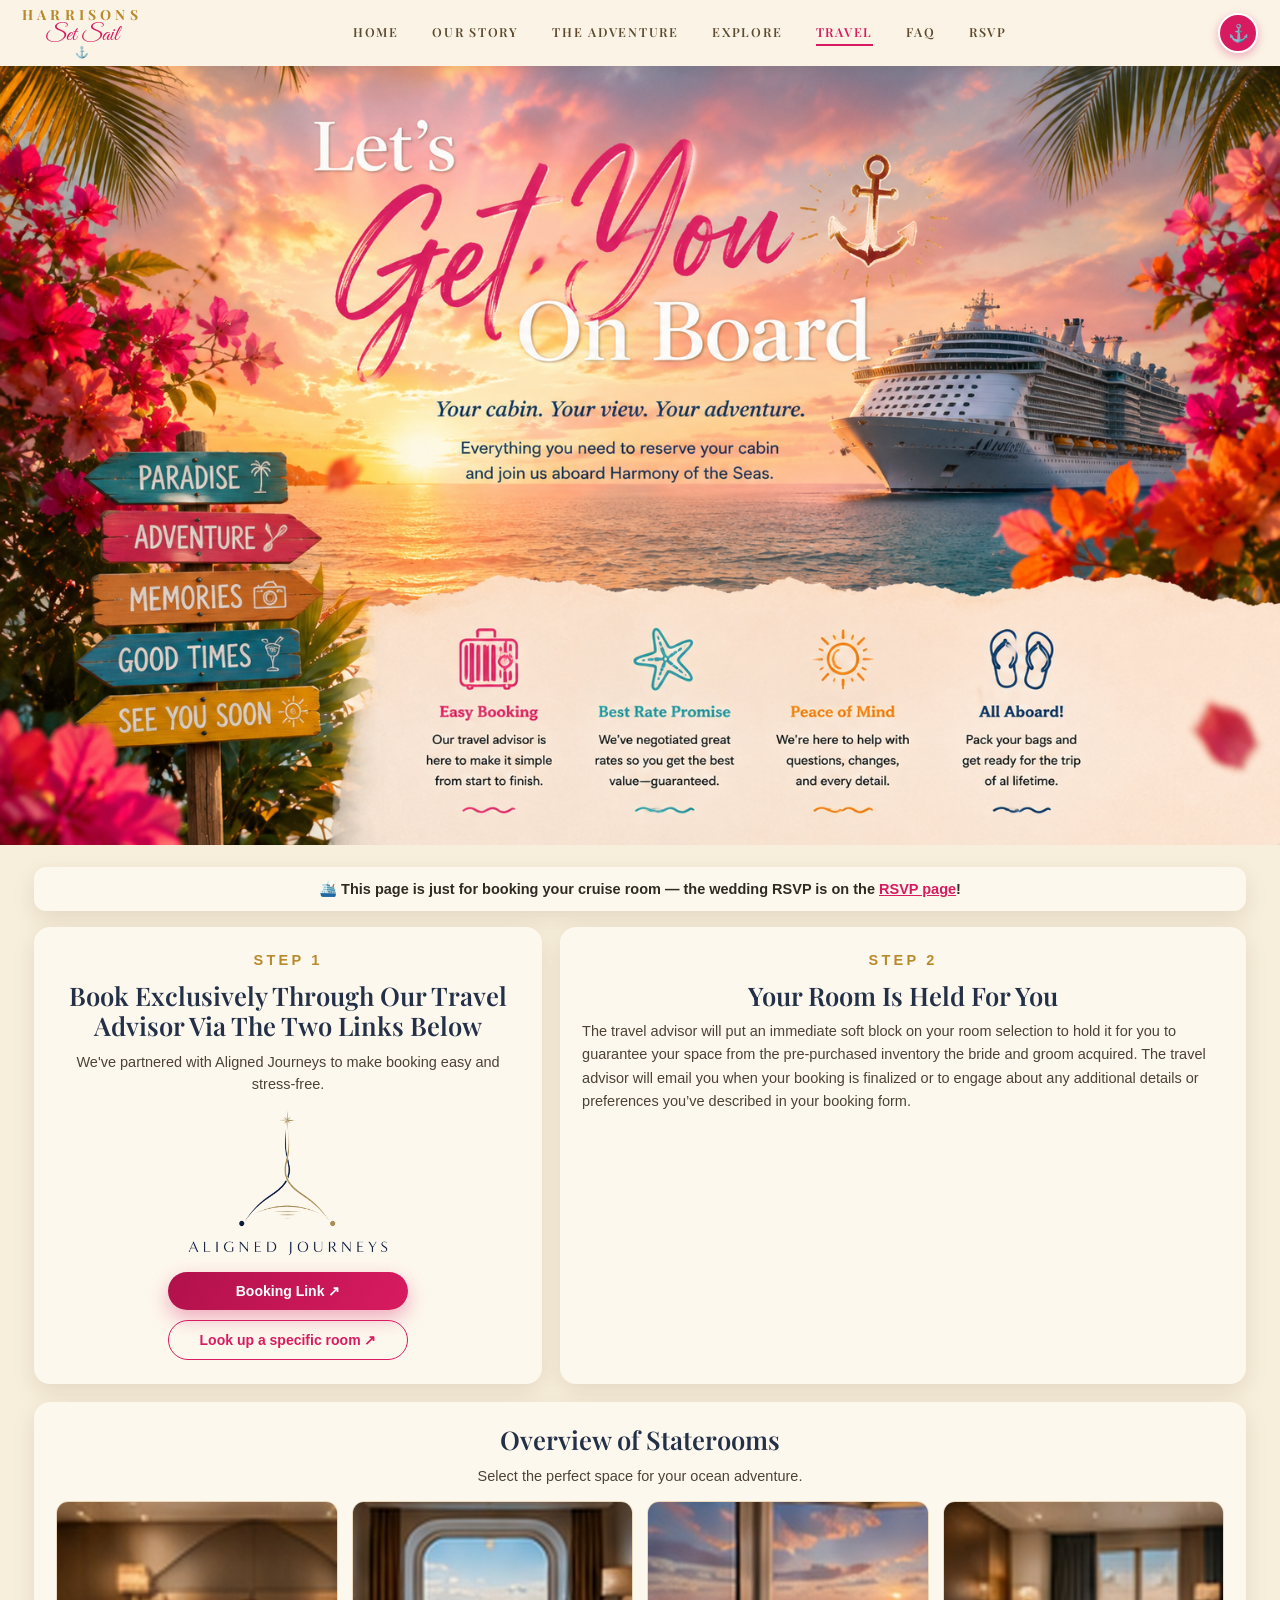
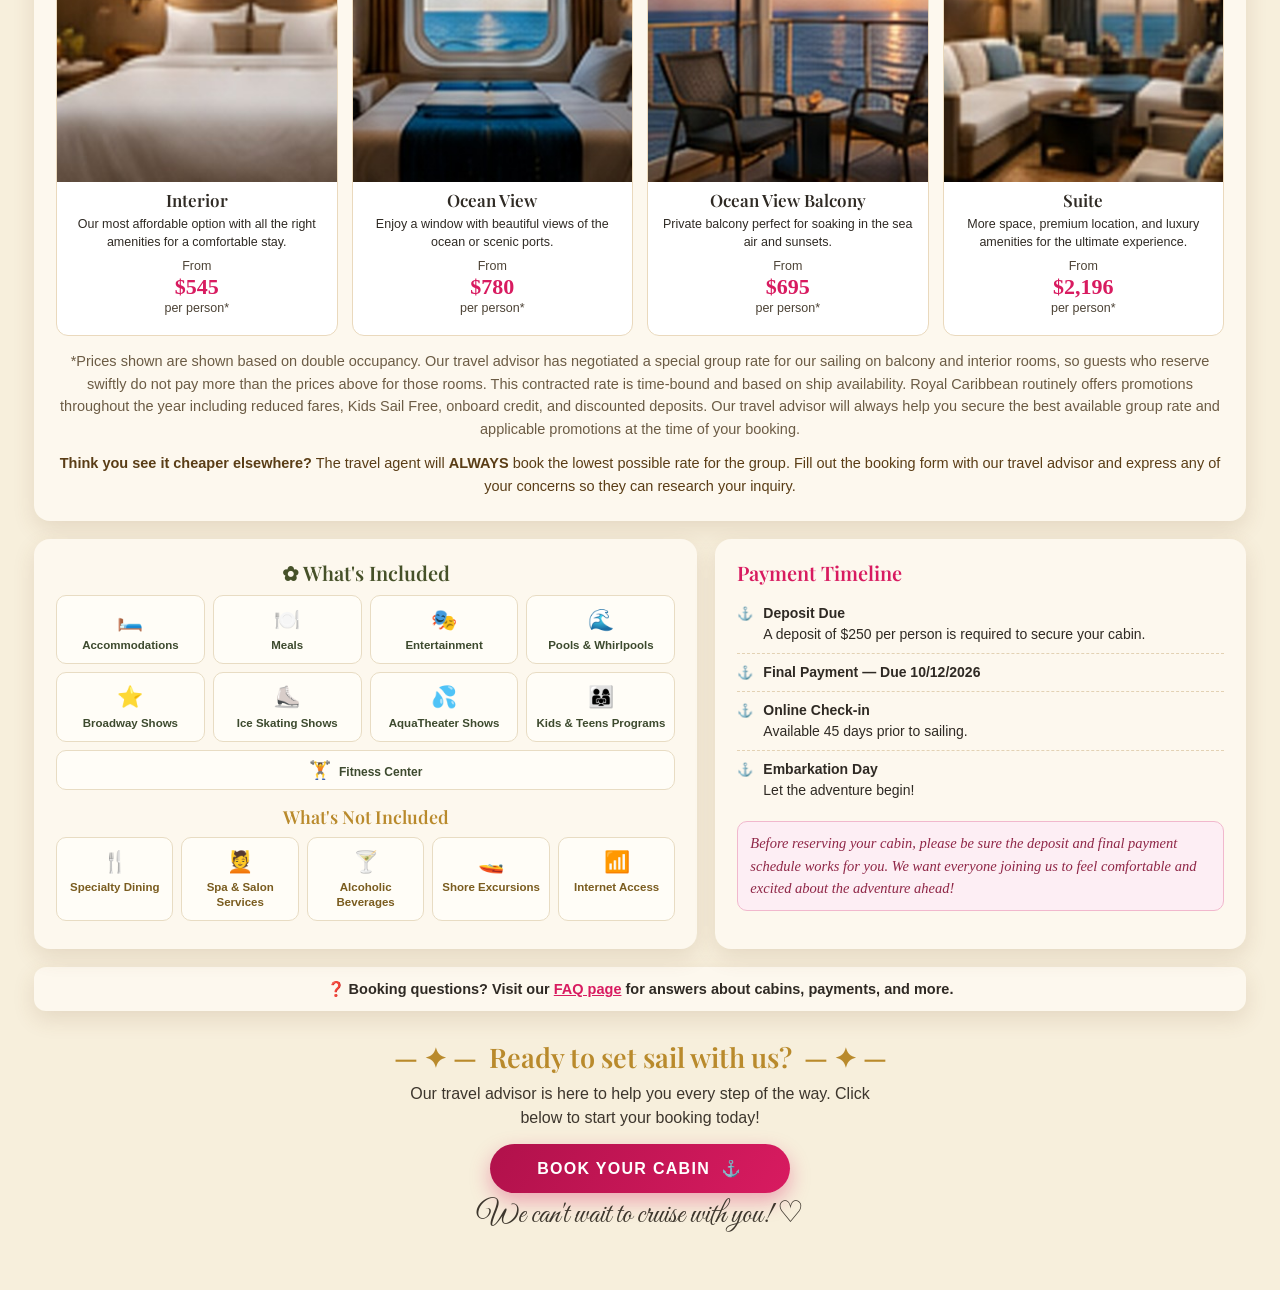
<file: travel.html>
<!doctype html><html lang="en"><head><meta charset="utf-8"><meta name="viewport" content="width=device-width,initial-scale=1"><title>Travel & Booking | Julia & Wesley</title>
<link rel="preconnect" href="https://fonts.googleapis.com"><link rel="preconnect" href="https://fonts.gstatic.com" crossorigin><link href="https://fonts.googleapis.com/css2?family=Great+Vibes&family=Playfair+Display:ital,wght@0,600;0,700;1,600&display=swap" rel="stylesheet"><link rel="stylesheet" href="css/site.css?v=52">
</head><body class="tv-body">
<nav class="site-nav" aria-label="Primary navigation">
  <a class="sn-logo" href="index.html?skip=1"><span class="word">HARRISONS</span><span class="script">Set Sail</span><span class="anch">⚓</span></a>
  <div class="sn-links"><a href="index.html?skip=1">Home</a><a href="our-story.html">Our Story</a><a href="adventure.html">The Adventure</a><a href="explore.html">Explore</a><a href="travel.html" aria-current="page">Travel</a><a href="faq.html">FAQ</a><a href="rsvp.html">RSVP</a></div>
  <a class="sn-badge" href="index.html?skip=1" aria-label="Home">⚓</a>
</nav>
<main class="page-art"><img src="assets/approved/travel-hero-v2.png" alt="Let's Get You On Board — travel and booking for Julia and Wesley's wedding cruise"></main>

<main class="tv-wrap">
  <p class="tv-rsvp-note">🛳️ This page is just for booking your cruise room — the wedding RSVP is on the <a href="rsvp.html">RSVP page</a>!</p>
  <div class="tv-row tv-row-steps">
    <section class="tv-card tv-step1">
      <p class="tv-step-label">Step 1</p>
      <h2>Book Exclusively Through Our Travel Advisor Via The Two Links Below</h2>
      <p class="tv-intro">We've partnered with Aligned Journeys to make booking easy and stress-free.</p>
      <img class="tv-aj-logo" src="assets/aligned-journeys.png" alt="Aligned Journeys">
      <a class="tv-btn tv-btn-solid" href="https://traveljoy.com/groups/fZwMzTkTPmdoWKw54tSKNtTj/forms/KKB5jSy3FzpCEEwKWbNCQMYv" target="_blank" rel="noopener">Booking Link ↗</a>
      <a class="tv-btn tv-btn-outline" href="https://www.aligned-journeys.com/HarrisonsSetSail" target="_blank" rel="noopener">Look up a specific room ↗</a>
    </section>
    <section class="tv-card tv-step2">
      <p class="tv-step-label">Step 2</p>
      <h2>Your Room Is Held For You</h2>
      <p class="tv-intro">The travel advisor will put an immediate soft block on your room selection to hold it for you to guarantee your space from the pre-purchased inventory the bride and groom acquired. The travel advisor will email you when your booking is finalized or to engage about any additional details or preferences you’ve described in your booking form.</p>
    </section>
  </div>

  <div class="tv-row tv-row-single">
    <section class="tv-card tv-staterooms">
      <h2>Overview of Staterooms</h2>
      <p class="tv-intro">Select the perfect space for your ocean adventure.</p>
      <div class="tv-rooms">
        <article><img src="assets/staterooms/interior.jpg" alt="Interior stateroom"><h3>Interior</h3><p>Our most affordable option with all the right amenities for a comfortable stay.</p><p class="tv-price">From <strong>$545</strong> per person*</p></article>
        <article><img src="assets/staterooms/oceanview.jpg" alt="Ocean View stateroom"><h3>Ocean View</h3><p>Enjoy a window with beautiful views of the ocean or scenic ports.</p><p class="tv-price">From <strong>$780</strong> per person*</p></article>
        <article><img src="assets/staterooms/balcony.jpg" alt="Ocean View Balcony stateroom"><h3>Ocean View Balcony</h3><p>Private balcony perfect for soaking in the sea air and sunsets.</p><p class="tv-price">From <strong>$695</strong> per person*</p></article>
        <article><img src="assets/staterooms/suite.jpg" alt="Suite stateroom"><h3>Suite</h3><p>More space, premium location, and luxury amenities for the ultimate experience.</p><p class="tv-price">From <strong>$2,196</strong> per person*</p></article>
      </div>
      <p class="tv-foot">*Prices shown are shown based on double occupancy. Our travel advisor has negotiated a special group rate for our sailing on balcony and interior rooms, so guests who reserve swiftly do not pay more than the prices above for those rooms. This contracted rate is time-bound and based on ship availability. Royal Caribbean routinely offers promotions throughout the year including reduced fares, Kids Sail Free, onboard credit, and discounted deposits. Our travel advisor will always help you secure the best available group rate and applicable promotions at the time of your booking.</p>
      <p class="tv-foot tv-cheaper"><strong>Think you see it cheaper elsewhere?</strong> The travel agent will <strong>ALWAYS</strong> book the lowest possible rate for the group. Fill out the booking form with our travel advisor and express any of your concerns so they can research your inquiry.</p>
    </section>
  </div>

  <div class="tv-row tv-row-info">
    <section class="tv-card">
      <h2 class="tv-h-olive">✿ What's Included</h2>
      <div class="tv-icons tv-icons-in">
        <div><span>🛏️</span>Accommodations</div>
        <div><span>🍽️</span>Meals</div>
        <div><span>🎭</span>Entertainment</div>
        <div><span>🌊</span>Pools &amp; Whirlpools</div>
        <div><span>⭐</span>Broadway Shows</div>
        <div><span>⛸️</span>Ice Skating Shows</div>
        <div><span>💦</span>AquaTheater Shows</div>
        <div><span>👨‍👩‍👧</span>Kids &amp; Teens Programs</div>
      </div>
      <div class="tv-icons-full"><span>🏋️</span>Fitness Center</div>
      <h2 class="tv-h-gold tv-h-second">What's Not Included</h2>
      <div class="tv-icons tv-icons-out">
        <div><span>🍴</span>Specialty Dining</div>
        <div><span>💆</span>Spa &amp; Salon Services</div>
        <div><span>🍸</span>Alcoholic Beverages</div>
        <div><span>🚤</span>Shore Excursions</div>
        <div><span>📶</span>Internet Access</div>
      </div>
    </section>
    <section class="tv-card">
      <h2 class="tv-h-pink">Payment Timeline</h2>
      <ul class="tv-timeline">
        <li><strong>Deposit Due</strong><br>A deposit of $250 per person is required to secure your cabin.</li>
        <li><strong>Final Payment — Due 10/12/2026</strong></li>
        <li><strong>Online Check-in</strong><br>Available 45 days prior to sailing.</li>
        <li><strong>Embarkation Day</strong><br>Let the adventure begin!</li>
      </ul>
      <p class="tv-caution">Before reserving your cabin, please be sure the deposit and final payment schedule works for you. We want everyone joining us to feel comfortable and excited about the adventure ahead!</p>
    </section>
  </div>

  <p class="tv-rsvp-note">❓ Booking questions? Visit our <a href="faq.html">FAQ page</a> for answers about cabins, payments, and more.</p>

  <section class="tv-cta">
    <h2>— ✦ — &nbsp;Ready to set sail with us?&nbsp; — ✦ —</h2>
    <p>Our travel advisor is here to help you every step of the way. Click below to start your booking today!</p>
    <a class="tv-btn tv-btn-solid tv-btn-big" href="https://traveljoy.com/groups/fZwMzTkTPmdoWKw54tSKNtTj/forms/KKB5jSy3FzpCEEwKWbNCQMYv" target="_blank" rel="noopener">Book Your Cabin &nbsp;⚓</a>
    <p class="tv-script">We can't wait to cruise with you! ♡</p>
  </section>
</main>
<div class="rsvp-modal tv-leave-modal" id="tv-leave-modal" hidden role="dialog" aria-modal="true" aria-labelledby="tv-leave-title">
  <div class="rsvp-modal-card">
    <button class="rsvp-modal-close" id="tv-leave-close" aria-label="Close">×</button>
    <div class="rm-heart">🛳️</div>
    <p id="tv-leave-title"><strong>One thing before you go</strong></p>
    <p>For wedding groups Royal Caribbean requires that the guests centrally book through an advisor so that all wedding related activities and events can be organized and tracked. They are allocating specific staff to support the events and they need to keep track of who will be attending in order to ensure everything runs smoothly. Booking must be done through Aligned Journeys.</p>
    <a class="tv-btn tv-btn-solid" href="https://traveljoy.com/groups/fZwMzTkTPmdoWKw54tSKNtTj/forms/KKB5jSy3FzpCEEwKWbNCQMYv" target="_blank" rel="noopener">Book with Aligned Journeys ↗</a>
    <button type="button" class="tv-btn tv-leave-continue" id="tv-leave-continue">Continue</button>
  </div>
</div>
<script>
(function () {
  var KEY = 'tvLeaveNoticeShown', modal = document.getElementById('tv-leave-modal');
  if (!modal) return;
  var pendingHref = null, exitShown = false;
  /* v52: persistent — shows every time a guest tries to leave via a site link.
     Desktop exit-intent (mouse leaving through the top) fires once per visit. */
  function open(href, fromExit) {
    if (fromExit) { if (exitShown || !modal.hidden) return false; exitShown = true; }
    pendingHref = href || null; modal.hidden = false; return true;
  }
  function close(go) {
    modal.hidden = true;
    if (go && pendingHref) location.href = pendingHref;
    pendingHref = null;
  }
  document.getElementById('tv-leave-close').addEventListener('click', function () { close(false); });
  document.getElementById('tv-leave-continue').addEventListener('click', function () { close(true); });
  modal.addEventListener('click', function (e) { if (e.target === modal) close(false); });
  /* Mobile + desktop: intercept in-site navigation away from this page */
  document.querySelectorAll('a[href]').forEach(function (a) {
    var h = a.getAttribute('href');
    if (!h || h.charAt(0) === '#' || /^(https?:|mailto:|tel:|sms:)/i.test(h)) return;
    a.addEventListener('click', function (e) { if (open(a.href)) e.preventDefault(); });
  });
  /* Desktop: exit intent when the pointer leaves through the top of the window */
  document.addEventListener('mouseout', function (e) {
    if (!e.relatedTarget && e.clientY <= 0) open(null, true);
  });
})();
</script>
</body></html>
</file>
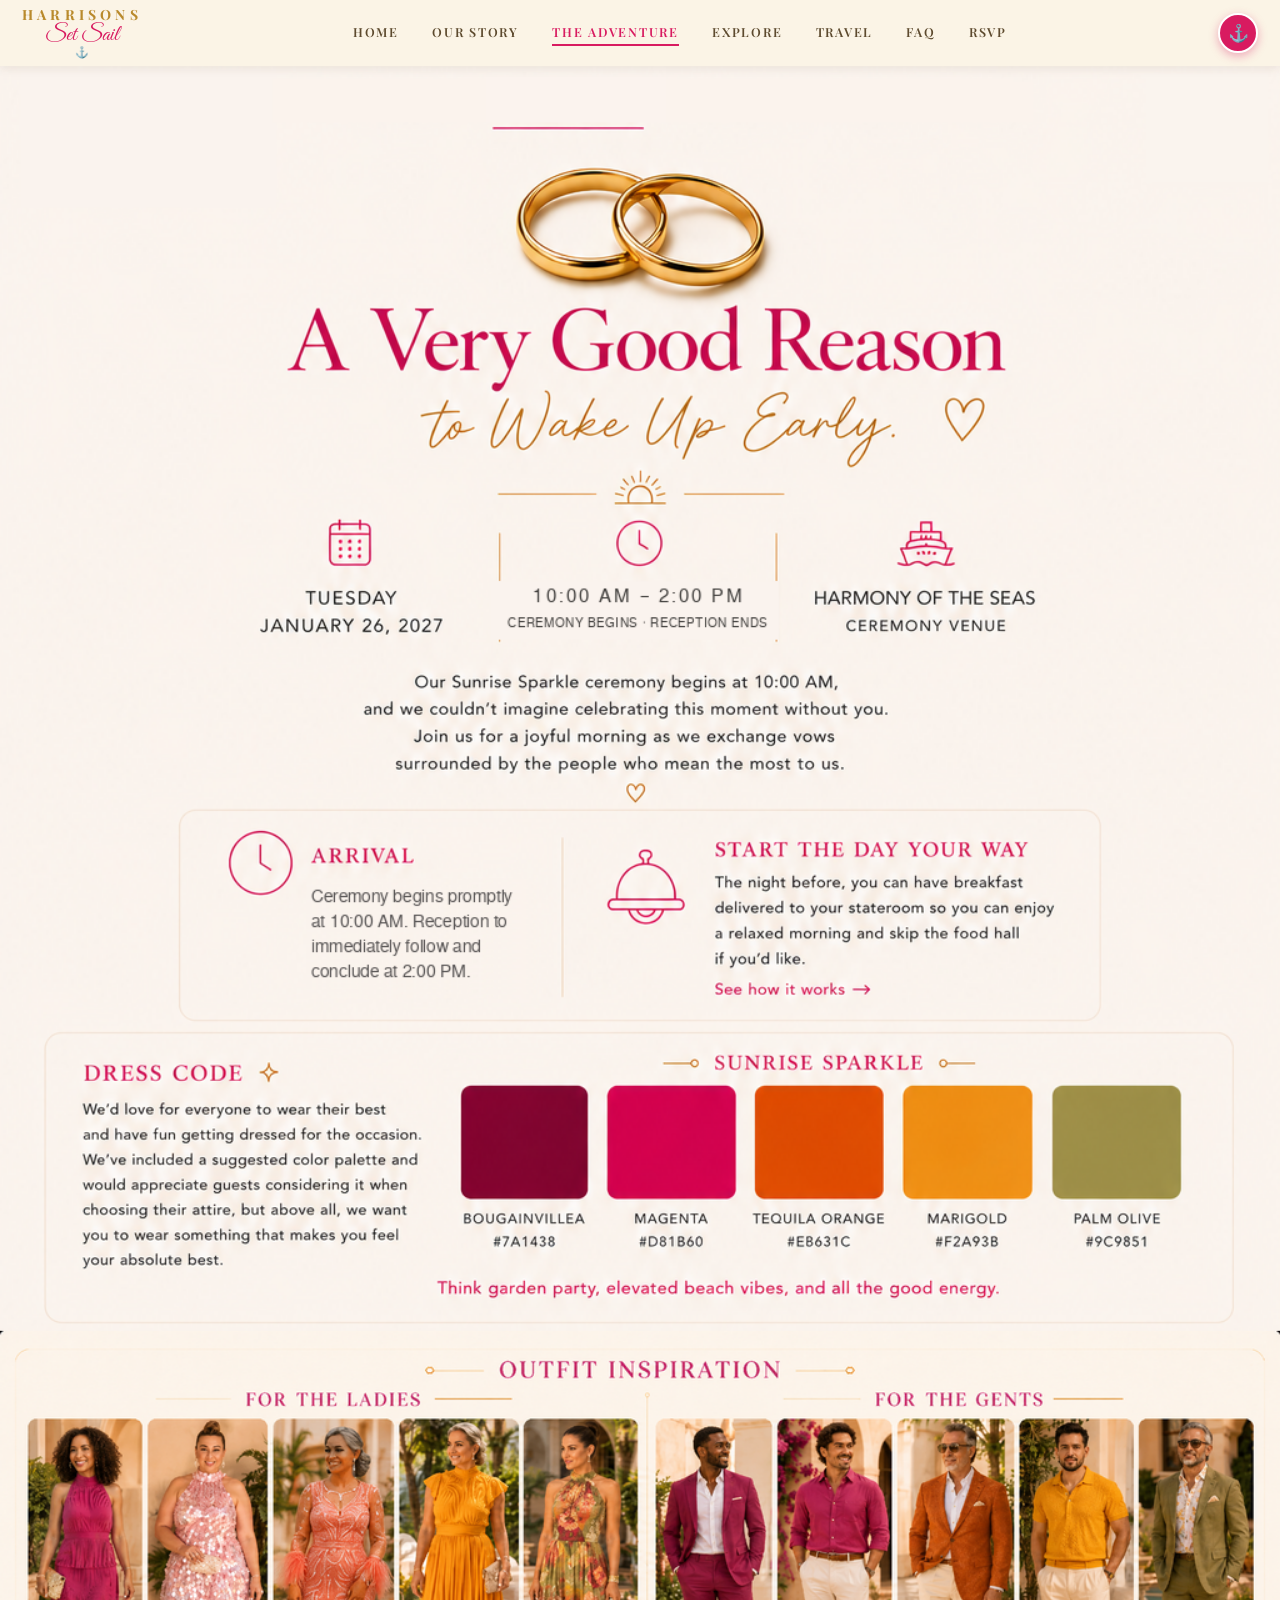
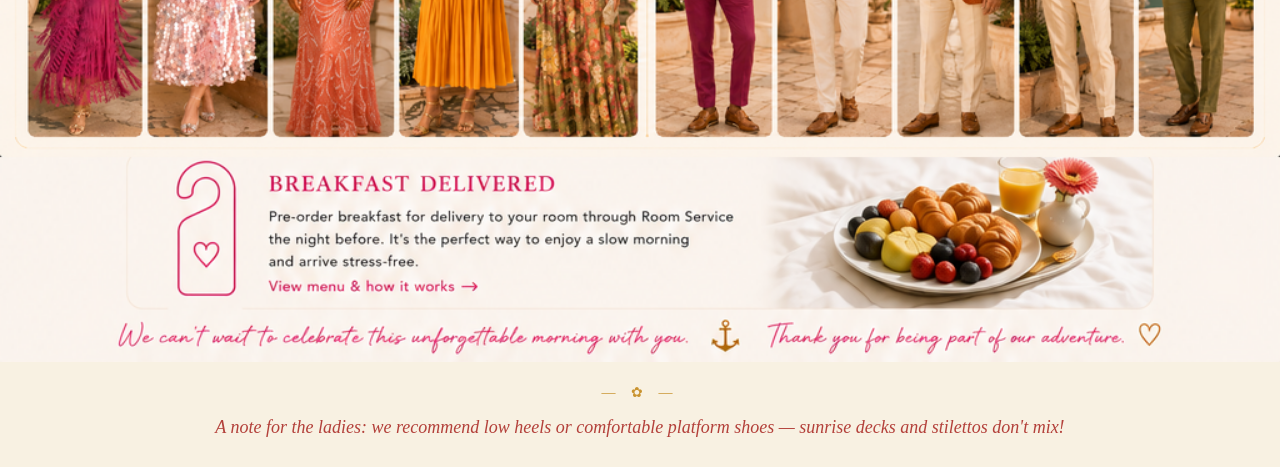
<file: wedding-day.html>
<!doctype html><html lang="en"><head><meta charset="utf-8"><meta name="viewport" content="width=device-width,initial-scale=1"><title>Wedding Day | Julia & Wesley</title><link rel="preconnect" href="https://fonts.googleapis.com"><link rel="preconnect" href="https://fonts.gstatic.com" crossorigin><link href="https://fonts.googleapis.com/css2?family=Great+Vibes&family=Playfair+Display:ital,wght@0,600;0,700;1,600&display=swap" rel="stylesheet"><link rel="stylesheet" href="css/site.css?v=52"></head><body>
<nav class="site-nav" aria-label="Primary navigation">
  <a class="sn-logo" href="index.html?skip=1"><span class="word">HARRISONS</span><span class="script">Set Sail</span><span class="anch">⚓</span></a>
  <div class="sn-links"><a href="index.html?skip=1">Home</a><a href="our-story.html">Our Story</a><a href="adventure.html" aria-current="page">The Adventure</a><a href="explore.html">Explore</a><a href="travel.html">Travel</a><a href="faq.html">FAQ</a><a href="rsvp.html">RSVP</a></div>
  <a class="sn-badge" href="index.html?skip=1" aria-label="Home">⚓</a>
</nav><main class="page-shell"><img class="approved-page" src="assets/approved/wedding-day-v2.png" alt="Wedding Day approved design"><a class="hotspot" aria-label="Room service — see how it works (Royal Caribbean)" href="https://www.royalcaribbean.com/cruise-dining/room-service" target="_blank" rel="noopener" style="left:54.8%;top:47.5%;width:14%;height:2.1%"></a>
<a class="hotspot" aria-label="Room service menu and how it works (Royal Caribbean)" href="https://www.royalcaribbean.com/cruise-dining/room-service" target="_blank" rel="noopener" style="left:20%;top:94.8%;width:18.5%;height:2.1%"></a>
</main>
<p class="wd-note">A note for the ladies: we recommend low heels or comfortable platform shoes — sunrise decks and stilettos don't mix!</p></body></html>
</file>
<file: css/site.css>
/* Harrisons Set Sail — site.css v49
   Pruned build: 363 unreachable rules + 6 orphaned keyframes removed.
   Every selector in this file matches markup in the current HTML/JS.
   Rule for future edits: any rule that should NOT apply at all screen
   sizes must be wrapped in a media query BEFORE being appended. */
:root{--navy:#082d43;--pink:#d81b60;--cream:#fff8ef;--gold:#c9932f;--ink:#2f2a24;--olive:#465129}
*{box-sizing:border-box}html{scroll-behavior:smooth}body{margin:0;background:var(--navy);font-family:Arial,sans-serif;color:#fff}a{color:inherit}.page-shell{position:relative;width:min(100%,1024px);margin:0 auto;background:var(--cream);box-shadow:0 0 36px rgba(0,0,0,.28)}.approved-page{display:block;width:100%;height:auto}.hotspot{position:absolute;display:block;z-index:8;border-radius:8px;cursor:pointer;background:transparent;border:0}.hotspot:focus-visible,.action-chip:focus-visible,.details-button:focus-visible{outline:3px solid #fff;box-shadow:0 0 0 6px var(--pink)}.eyebrow{text-transform:uppercase;letter-spacing:.18em;color:var(--gold);font-weight:800}
/* Welcome gate and intro */
.welcome-gate{position:fixed;inset:0;z-index:200;display:grid;place-items:center;padding:24px;background:linear-gradient(rgba(8,45,67,.78),rgba(8,45,67,.86)),url('../assets/approved/garden.jpg') center/cover}.welcome-gate[hidden]{display:none}.welcome-error{color:#a61b42;min-height:1.4em}.skip,.sound{position:absolute;z-index:170;border:1px solid rgba(255,255,255,.75);background:rgba(8,45,67,.74);color:#fff;border-radius:999px;padding:10px 16px;cursor:pointer}.skip{right:20px;bottom:20px}

/* Explore */
.ship-interactive{position:absolute;left:11.7%;top:45.55%;width:79.1%;height:16.3%;z-index:5;overflow:hidden;border-radius:16px;touch-action:none;cursor:grab;perspective:900px}.ship-interactive:active{cursor:grabbing}.ship-interactive img{width:100%;height:100%;object-fit:cover;display:block;transform-origin:center;transition:transform .08s linear;user-select:none;pointer-events:none}.neighborhood.active{box-shadow:0 0 0 4px rgba(216,27,96,.45) inset}.neighborhood-panel{position:absolute;left:2.7%;top:62.3%;width:94.6%;height:34.5%;z-index:6;background:#fff8ef;color:var(--ink);border-radius:20px;overflow:hidden;display:grid;grid-template-columns:30% 70%;grid-template-rows:52% 8% 40%;box-shadow:0 10px 30px rgba(0,0,0,.18)}.neighborhood-copy{padding:30px 28px}.neighborhood-copy h2{font:600 44px/1 Georgia,serif;color:var(--olive);margin:8px 0 18px}.neighborhood-copy p{font:16px/1.55 Georgia,serif}.neighborhood-panel>img{width:100%;height:100%;object-fit:cover}.venue-heading{grid-column:1/-1;text-align:center;padding:10px;font:600 20px/1 Georgia,serif;color:#9c6c1e;text-transform:uppercase;letter-spacing:.08em;border-top:1px solid #e2ccb1}.venue-cards{grid-column:1/-1;display:grid;grid-template-columns:repeat(4,1fr);gap:12px;padding:14px 20px 20px}.venue-cards article{background:#fff;border:1px solid #ead6bc;border-radius:14px;padding:15px;color:#3d342b}.venue-cards span{display:inline-block;background:var(--pink);color:#fff;border-radius:999px;padding:4px 8px;font-size:10px;text-transform:uppercase}.venue-cards h3{font:600 20px/1.2 Georgia,serif;margin:10px 0 6px}.venue-cards p{margin:0;font-size:13px;line-height:1.4}
/* Travel FAQ */
.faq-hotspots button{position:absolute;z-index:12;border:0;background:transparent;cursor:pointer}.faq-answer{position:absolute;z-index:30;left:18%;top:76%;width:64%;padding:24px 52px 24px 26px;border-radius:18px;background:#fff8ef;color:var(--ink);border:2px solid #d9b27e;box-shadow:0 16px 44px rgba(0,0,0,.28);font-size:16px;line-height:1.5}.faq-answer button{position:absolute;right:12px;top:10px;border:0;border-radius:50%;width:34px;height:34px;background:var(--pink);color:#fff;font-size:22px;cursor:pointer}
/* RSVP actual form */.deadline{font-size:20px}.rsvp-form{display:grid;gap:20px}.rsvp-form label,.rsvp-form legend{font-weight:800}.rsvp-form input[type=text],.rsvp-form input:not([type]),.rsvp-form select,.rsvp-form textarea{width:100%;display:block;margin-top:8px;padding:13px;border:1px solid #d8c0a4;border-radius:12px;font:inherit}.rsvp-form fieldset{border:1px solid #dcc5aa;border-radius:15px;padding:18px;display:grid;gap:10px}.rsvp-form button{border:0;border-radius:999px;padding:15px;background:var(--pink);color:white;font-weight:800;font-size:17px;cursor:pointer}
@media(max-width:700px){.skip{right:10px;bottom:10px}.neighborhood-panel{top:62%;height:36%;grid-template-columns:1fr;grid-template-rows:auto 30% auto auto}.neighborhood-copy{padding:16px}.neighborhood-copy h2{font-size:30px}.venue-cards{grid-template-columns:repeat(2,1fr);overflow:auto}.neighborhood-panel>img{grid-row:2}}@media(prefers-reduced-motion:reduce){.welcome-gate{display:none!important}}

/* RSVP — navy and gold tropical direction */.rsvp-anchor{color:#b77813;font-size:38px;margin-bottom:5px}


/* Version 13 corrective refinements */
.explore-shell .neighborhood-panel{grid-template-columns:32% 68%;grid-template-rows:50% 9% 41%}
.explore-shell .neighborhood-copy{padding:26px 24px;overflow:hidden}
.explore-shell .neighborhood-copy h2{font-size:clamp(30px,4vw,44px);line-height:.98;overflow-wrap:anywhere;hyphens:auto;margin:8px 0 14px}
.explore-shell .neighborhood-copy p{font-size:15px;line-height:1.42;margin:0}
.explore-shell .neighborhood-panel>img{object-fit:cover;object-position:center center;min-width:0}
.explore-shell .venue-heading{padding:9px 10px;font-size:19px}
.explore-shell .venue-cards{padding:12px 18px 18px;gap:10px}
.explore-shell .venue-cards article{padding:13px;overflow:hidden}
.explore-shell .venue-cards h3{font-size:18px;overflow-wrap:anywhere}

/* RSVP: use clean decorative corners only; prevent every overlap */
.rsvp-anchor{font-size:30px;margin-bottom:2px}


/* Version 14: final overlap, itinerary, explore and RSVP fixes */
/* Landing image is now a single clean asset with one date/location treatment. */

/* Saturday action rows: clear of Sail Away and in chronological order */

/* Replace only the inconsistent Wednesday/Thursday typography panels. */

/* Explore: fixed title wrapping and clean image fitting */
.explore-shell .neighborhood-panel{grid-template-columns:33% 67%}
.explore-shell .neighborhood-copy h2{overflow-wrap:normal;word-break:normal;hyphens:none;font-size:40px;line-height:1.02;letter-spacing:-.02em}
.explore-shell .neighborhood-panel>img{object-fit:cover;object-position:center;filter:none;image-rendering:auto}
.explore-shell .venue-cards{grid-template-columns:repeat(4,1fr)}
.explore-shell .venue-cards article{min-height:132px}
/* Three Entertainment Place cards after Casino removal */
.explore-shell .venue-cards:has(article:nth-child(3):last-child){grid-template-columns:repeat(3,1fr)}

/* RSVP: one clean live form, no baked mockup fragments */
@media(max-width:760px){.explore-shell .neighborhood-copy h2{font-size:30px}.explore-shell .venue-cards:has(article:nth-child(3):last-child){grid-template-columns:1fr 1fr}}

/* Version 15 refinements */
/* Landing date is baked cleanly into the image with no raised rectangle. */

/* Adventure: use one uniform parchment treatment and compact type. */

/* Explore: sharp supplied photos and controlled title wrapping. */
.explore-shell .neighborhood-copy{padding:23px 22px}
.explore-shell .neighborhood-copy h2{font-size:36px;line-height:.98;max-width:100%;overflow-wrap:normal;word-break:normal}
.explore-shell .neighborhood-panel>img{object-fit:cover;object-position:center center;width:100%;height:100%}
.explore-shell .venue-heading{font-size:18px}

/* RSVP: restore lush tropical invitation personality without layered mockups. */


/* Version 16 — clean final corrections */
/* Adventure is now baked into one image; no patch panels can overlap. */

/* RSVP: clean tropical invitation, no cropped mockup fragments. */
.rsvp-anchor{font-size:30px!important;margin:0 0 4px!important}


/* Version 17 — unified itinerary panels and tropical RSVP frame */


/* Version 18 — clean RSVP floral frame and final itinerary corrections */


/* Version 19 — RSVP Option 2 and repaired event links */

.adventure-hotspot{position:absolute;z-index:8;display:block;border-radius:12px;cursor:pointer}
.adventure-hotspot:focus-visible{outline:4px solid #e31b62;outline-offset:3px;background:rgba(255,255,255,.18)}
/* Saturday right-panel rows in the baked itinerary image. */
.adventure-bingo-link{left:70.5%;top:25.9%;width:20.5%;height:2.8%}
.adventure-pickleball-link{left:70.5%;top:30.5%;width:22.5%;height:2.8%}


/* Version 20 — repaired adventure links and clean RSVP footer */
.adventure-bingo-link{
  left:77.2%!important;
  top:37.45%!important;
  width:20.2%!important;
  height:2.75%!important;
  z-index:30!important;
}
.adventure-pickleball-link{
  left:77.2%!important;
  top:41.72%!important;
  width:20.8%!important;
  height:2.75%!important;
  z-index:30!important;
}
.adventure-hotspot{pointer-events:auto!important}

/* Remove all older emoji/pseudo-floral layers so only Option 2 artwork remains. */


/* v21 landing navigation cleanup */
.landing-shell{overflow:hidden}


/* ============================================================
   v22 REDESIGN — full-width pages, new welcome gate, real
   Our Story + RSVP pages, pickleball form, travel hero
   ============================================================ */

/* ---- Global: no blue border, content fills the page ---- */
body{background:var(--cream);color:var(--ink)}
.page-shell{width:100%;max-width:1600px;box-shadow:none}
.page-art{position:relative;width:100%;max-width:1600px;margin:0 auto}
.page-art>img{display:block;width:100%;height:auto}

/* ---- Landing nav: single white-font header, covers baked text ---- */

/* ---- Real nav shared by rebuilt pages ---- */


/* ---- Corner florals for rebuilt pages ---- */
.corner-florals{pointer-events:none}
/* v50 — scoped: the descendant version made EVERY img inside a corner-florals
   page absolute (collapsed the FAQ hero to a gold line) */
.corner-florals>.fl-tl,.corner-florals>.fl-tr,.corner-florals>.fl-bl,.corner-florals>.fl-br{position:absolute;z-index:1;pointer-events:none}
.corner-florals .fl-tl{top:0;left:0;width:clamp(110px,17vw,220px)}
.corner-florals .fl-tr{top:0;right:0;width:clamp(110px,17vw,220px)}
.corner-florals .fl-bl{bottom:0;left:0;width:clamp(120px,18vw,235px)}
.corner-florals .fl-br{bottom:0;right:0;width:clamp(120px,18vw,235px)}

/* ---- Welcome gate v2 ---- */


/* ---- Our Story page ---- */
.story-page{position:relative;max-width:1600px;margin:0 auto;padding:clamp(20px,4vw,56px) 16px clamp(60px,8vw,110px);background:var(--cream);overflow:hidden}
.story-inner{position:relative;z-index:2;width:min(860px,100%);margin:0 auto;text-align:center}
.story-inner h1{font:italic 500 clamp(44px,8vw,84px)/1 Georgia,serif;color:var(--gold);margin:14px 0 6px}
.story-anchor{color:var(--gold);font-size:26px;margin-bottom:14px}
.story-date{display:inline-block;background:var(--pink);color:#fff;font:700 15px/1 Georgia,serif;letter-spacing:.06em;padding:9px 22px;border-radius:999px;margin:10px 0 22px;box-shadow:0 6px 16px rgba(216,27,96,.3)}
.chat-card{position:relative;border:1px solid rgba(201,147,47,.55);border-radius:26px;padding:clamp(18px,3.4vw,40px);display:grid;gap:18px;background:rgba(255,252,246,.6)}
.chat-row{display:flex;align-items:flex-end;gap:12px}
.chat-row.from-julia{flex-direction:row-reverse}
.chat-avatar{width:clamp(52px,7vw,74px);height:clamp(52px,7vw,74px);border-radius:50%;object-fit:cover;border:3px solid #fff;box-shadow:0 5px 14px rgba(82,35,20,.22);flex:none}
.chat-bubble{position:relative;max-width:72%;text-align:left;padding:14px 18px 8px;border-radius:20px;font:400 clamp(15px,1.8vw,19px)/1.4 Georgia,serif;color:#fff;box-shadow:0 6px 16px rgba(82,35,20,.14)}
.from-wesley .chat-bubble{background:var(--olive);border-bottom-left-radius:6px}
.from-julia .chat-bubble{background:var(--pink);border-bottom-right-radius:6px}
.chat-bubble .ru{font-size:clamp(17px,2vw,21px)}
.chat-bubble .stamp{display:block;text-align:right;font:400 11px Arial,sans-serif;opacity:.85;margin-top:6px}
.chat-bubble .stamp .ticks{color:#9adcff;letter-spacing:-2px}
.chat-bubble.emoji-only{font-size:30px;padding:12px 16px 6px}
.chat-react{position:absolute;left:14px;bottom:-14px;background:#3c451f;border-radius:50%;width:30px;height:30px;display:grid;place-items:center;font-size:15px;border:2px solid var(--cream)}
.story-copy{margin:26px auto 0;max-width:640px;font:400 clamp(16px,1.9vw,19px)/1.55 Georgia,serif;color:#3d362d}
.story-heart-divider{display:flex;align-items:center;gap:12px;justify-content:center;color:var(--pink);margin:26px 0 8px}
.story-heart-divider::before,.story-heart-divider::after{content:"";height:1px;width:min(180px,26vw);background:linear-gradient(90deg,transparent,var(--pink))}
.story-heart-divider::after{background:linear-gradient(90deg,var(--pink),transparent)}
.story-inner h2{font:600 clamp(28px,4.6vw,46px)/1.1 Georgia,serif;color:var(--gold);margin:12px 0 8px}

/* ---- Travel hero ---- */

/* ---- Pickleball overlays ---- */
.pb-form{position:absolute;z-index:10;left:2.9%;top:50.35%;width:45.9%;height:21%;background:#fffdf7;border:1px solid rgba(216,27,96,.25);border-radius:14px;padding:1.4% 1.6%;display:flex;flex-direction:column;gap:2.5%;box-shadow:0 6px 20px rgba(82,35,20,.10);overflow:auto}
.pb-form h2{margin:0;text-align:center;font:800 clamp(11px,1.55vw,20px)/1 Arial,sans-serif;letter-spacing:.05em;color:var(--pink)}
.pb-form .pb-sub{margin:0;text-align:center;font:italic 400 clamp(9px,1.1vw,14px) Georgia,serif;color:#7c6b53}
.pb-form label{font:700 clamp(8px,.95vw,12px)/1.1 Arial,sans-serif;letter-spacing:.06em;text-transform:uppercase;color:#6c5c45}
.pb-form input{display:block;width:100%;margin-top:2px;padding:.55em .7em;border:1px solid #e3cba9;border-radius:8px;font:inherit;font-size:clamp(10px,1.2vw,15px);background:#fff}
.pb-form button{border:0;border-radius:999px;padding:.65em 1em;background:var(--pink);color:#fff;font:800 clamp(10px,1.25vw,15px) Arial,sans-serif;letter-spacing:.05em;cursor:pointer}
.pb-form button:hover{background:#c01455}
.pb-form .pb-status{margin:0;text-align:center;font:italic 400 clamp(9px,1.05vw,13px) Georgia,serif;color:var(--olive);min-height:1.2em}

/* ---- RSVP v2 (matches approved mock) ---- */
.rsvp2-body{background:var(--cream);color:var(--ink);font-family:Georgia,serif}
.rsvp2-shell{position:relative;max-width:1100px;margin:0 auto;padding:clamp(18px,3.5vw,48px) 14px 70px}
.rsvp2-head{text-align:center;position:relative;z-index:2}
.rsvp2-head .rsvp-anchor{color:var(--gold);font-size:30px}
.rsvp2-head h1{font:600 clamp(40px,6.8vw,72px)/1.05 Georgia,serif;color:var(--gold);margin:8px auto 10px;max-width:560px}
.rsvp2-divider{display:flex;align-items:center;justify-content:center;gap:12px;color:var(--pink);margin:6px 0 12px}
.rsvp2-divider::before,.rsvp2-divider::after{content:"";height:1px;width:min(120px,18vw);background:#c9932f66}
.rsvp2-deadline{font-size:clamp(16px,1.9vw,19px)}
.rsvp2-deadline strong{color:var(--pink)}
.rsvp2-script{font:italic 500 clamp(19px,2.4vw,24px) Georgia,serif;color:var(--gold);margin:6px 0 26px}
.rsvp2-bar{position:relative;z-index:2;display:flex;align-items:center;justify-content:space-between;gap:14px;background:#fffdf7;border:1px solid #e6d3b3;border-radius:14px;padding:14px 18px;margin:0 auto 26px;max-width:760px;font-weight:700;font-family:Arial,sans-serif;font-size:15px}
.rsvp2-bar select{font:inherit;padding:8px 12px;border:1px solid #d5bda0;border-radius:10px;background:#fff;min-width:88px}
.guest-card{position:relative;z-index:2;background:#fffdf7;border:1px solid #e6d3b3;border-radius:18px;padding:0 0 20px;margin:0 auto 26px;max-width:760px;overflow:hidden}
.guest-tag{display:inline-block;background:var(--pink);color:#fff;font:800 12px/1 Arial,sans-serif;letter-spacing:.1em;padding:9px 16px;border-radius:0 0 12px 0}
.guest-names{display:grid;grid-template-columns:1fr 1fr;gap:12px;padding:12px 22px 4px}
.guest-names label{font:700 11px/1 Arial,sans-serif;letter-spacing:.08em;text-transform:uppercase;color:#6c5c45}
.guest-names input{display:block;width:100%;margin-top:5px;padding:11px 12px;border:1px solid #d5bda0;border-radius:10px;font:400 16px Georgia,serif;background:#fff}
.guest-events-title{margin:14px 22px 4px;font:800 12px/1 Arial,sans-serif;letter-spacing:.12em;color:var(--pink);border-bottom:1px solid #eadbbd;padding-bottom:10px}
.event-grid{display:grid;grid-template-columns:repeat(4,1fr);gap:12px;padding:12px 22px 0}
.event-cell{text-align:center}
.event-cell .ev-name{font:700 13px/1.2 Georgia,serif;margin-bottom:8px;display:flex;align-items:center;justify-content:center;gap:6px}
.event-cell .ev-ico{font-size:15px}
.ev-btn{display:block;width:100%;margin-top:6px;border:1px solid #d9c39d;border-radius:999px;background:#fff;color:#6c5c45;font:700 12px/1 Arial,sans-serif;padding:9px 4px;cursor:pointer}
.ev-btn.yes.on{background:var(--pink);border-color:var(--pink);color:#fff;box-shadow:0 4px 12px rgba(216,27,96,.3)}
.ev-btn.no.on{background:#6c5c45;border-color:#6c5c45;color:#fff}
.bingo-clue{margin:18px 22px 0;background:#fff;border:1px solid #e6d3b3;border-radius:12px;padding:14px 16px}
.bingo-clue h3{margin:0 0 4px;font:800 12px/1 Arial,sans-serif;letter-spacing:.1em;color:var(--pink)}
.bingo-clue p{margin:0 0 8px;font-size:14px;color:#6c5c45}
.bingo-clue textarea,.rsvp2-note textarea{width:100%;border:1px solid #d5bda0;border-radius:10px;padding:11px 12px;font:400 15px Georgia,serif;background:#fffdf7;resize:vertical}
.rsvp2-note{position:relative;z-index:2;background:#fffdf7;border:1px solid #e6d3b3;border-radius:14px;padding:16px 20px;margin:0 auto 30px;max-width:760px}
.rsvp2-note label{display:block;font:700 14px Arial,sans-serif;margin-bottom:10px}
.rsvp2-submit{position:relative;z-index:2;display:flex;justify-content:center;margin:4px 0 42px}
.rsvp2-submit button{display:inline-flex;align-items:center;gap:10px;border:0;border-radius:999px;background:linear-gradient(120deg,#b1114b,var(--pink));color:#fff;font:700 16px Georgia,serif;letter-spacing:.12em;text-transform:uppercase;padding:16px 38px;cursor:pointer;box-shadow:0 12px 28px rgba(216,27,96,.35)}
.rsvp2-submit button:hover{filter:brightness(1.06)}
.rsvp2-status{position:relative;z-index:2;text-align:center;font:italic 500 17px Georgia,serif;color:var(--olive);min-height:1.4em;margin:-26px 0 26px}
.gift-frame{position:relative;z-index:2;text-align:center;border:1px solid #c9932f88;border-radius:6px;max-width:820px;margin:0 auto;padding:26px 26px 22px}
.gift-frame .gift-fl{color:var(--pink)}
.gift-frame h2{font:italic 500 clamp(24px,3.4vw,34px) Georgia,serif;color:var(--gold);margin:4px 0 10px}
.gift-frame p{margin:0 auto;max-width:640px;line-height:1.6;font-size:15.5px}
.gift-frame .zelle{color:var(--pink);font-weight:700}
.rsvp2-footer-anchor{position:relative;z-index:2;text-align:center;color:var(--gold);font-size:24px;margin-top:34px;letter-spacing:14px}
@media(max-width:700px){.event-grid{grid-template-columns:repeat(2,1fr)}.guest-names{grid-template-columns:1fr}.rsvp2-bar{flex-direction:column;align-items:flex-start}}

/* ============================================================
   v23 — welcome gate rebuilt to match approved mock
   ============================================================ */
.gate3{position:fixed;inset:0;z-index:200;overflow:auto;display:grid;place-items:center;padding:26px 14px;background:rgba(24,15,20,.55)}
.gate3[hidden]{display:none}
.gate3-card{position:relative;width:min(1060px,97vw);background:#faf1e4;border:2px solid #cda13e;border-radius:20px;box-shadow:0 30px 90px rgba(0,0,0,.45);overflow:hidden}
.gate3-card::before{content:"";position:absolute;inset:7px;border:1px solid #cda13e99;border-radius:14px;pointer-events:none;z-index:4}
.g3fl{position:absolute;z-index:1;pointer-events:none}
.g3fl-tl{top:-6px;left:-6px;width:clamp(90px,15%,175px)}
.g3fl-tr{top:-6px;right:-6px;width:clamp(110px,19%,225px)}
.g3fl-bl{bottom:-6px;left:-6px;width:clamp(100px,17%,200px)}
.g3fl-br{bottom:-6px;right:-6px;width:clamp(105px,18%,215px)}
.g3-photo{position:absolute;z-index:2;pointer-events:none;filter:drop-shadow(0 10px 24px rgba(60,25,20,.28))}
.g3-wes{left:.5%;top:24%;width:24%}
.g3-jul{right:.5%;top:30%;width:23%}
.gate3-content{position:relative;z-index:3;max-width:640px;margin:0 auto;padding:clamp(26px,4vw,44px) 18px clamp(24px,3.4vw,38px);text-align:center;color:#233047}
.g3-ornament{color:#b98a2c;font-size:22px;letter-spacing:8px}
.g3-ornament .anch{font-size:26px}
.gate3-content h1{margin:10px 0 2px;font:700 clamp(24px,3.6vw,38px)/1.15 "Playfair Display",Georgia,serif;color:#1e2f4d}
.gate3-content h1 .script{display:block;font:400 clamp(38px,6vw,60px)/1.1 "Great Vibes",cursive;color:#c2185b;margin-top:2px}
.g3-div{display:flex;align-items:center;justify-content:center;gap:10px;color:#c2185b;margin:8px 0}
.g3-div::before,.g3-div::after{content:"";height:1px;width:min(90px,14vw);background:#cda13e88}
.g3-copy{max-width:460px;margin:4px auto 2px;font:400 clamp(15px,1.7vw,17.5px)/1.55 Arial,sans-serif;color:#2c3a52}
.g3-invited{font:600 clamp(24px,3.2vw,34px)/1.2 "Playfair Display",Georgia,serif;color:#8a6a1f;margin:8px 0 0}
.g3-heart{color:#e0355f;font-size:20px;margin:4px 0 8px}
.g3-fields{display:grid;grid-template-columns:1fr 1fr;gap:clamp(16px,4vw,60px);max-width:560px;margin:6px auto 18px;text-align:left}
.g3-field{position:relative;padding-top:64px}
.g3-bubble{position:absolute;top:0;background:#fdf6ec;border:1px solid #dfa4b4;border-radius:16px;padding:8px 14px;font:400 clamp(15px,1.7vw,18px)/1.25 "Great Vibes",cursive;font-size:clamp(17px,1.9vw,21px);color:#8f2747;box-shadow:0 4px 12px rgba(120,40,60,.12);white-space:nowrap}
.g3-bubble::after{content:"↷";position:absolute;bottom:-24px;font-size:20px;color:#c2185b;transform:rotate(64deg)}
.g3-bubble-l{left:0}.g3-bubble-l::after{left:16px}
.g3-bubble-r{right:0}.g3-bubble-r::after{right:22px;transform:rotate(118deg) scaleX(-1)}
.g3-field label{display:block;font:700 12px/1 Arial,sans-serif;letter-spacing:.12em;color:#1e2f4d;margin-bottom:7px}
.g3-field label .fl{color:#c9932f}
.g3-field input{display:block;width:100%;padding:13px 15px;border:1.5px solid #b7546e;border-radius:12px;background:#fffaf2;font:400 16px Arial,sans-serif;color:#233047}
.g3-field input::placeholder{color:#9a8a76}
.g3-field input:focus{outline:2px solid #c2185b55;border-color:#c2185b}
.g3-btn{display:inline-flex;align-items:center;gap:10px;border:2px solid #e2bc5e;border-radius:999px;padding:15px 44px;background:linear-gradient(180deg,#c01455,#8f0d3f);color:#fff;font:800 clamp(15px,1.8vw,19px)/1 Arial,sans-serif;letter-spacing:.1em;cursor:pointer;box-shadow:0 12px 26px rgba(143,13,63,.4)}
.g3-btn:hover{filter:brightness(1.08)}
.g3-btn .anch{color:#f2d98a}
.gate3 .welcome-error{color:#a61b42;min-height:1.3em;margin:10px 0 0;font:600 14px Arial,sans-serif}
.g3-footer{max-width:560px;margin:14px auto 0;border:1.5px dashed #d81b60;border-radius:12px;padding:10px 16px;font:400 clamp(22px,2.6vw,28px)/1.2 "Great Vibes",cursive;color:#c2185b}
.g3-footer .gh{color:#c9932f;margin-right:10px}
@media(max-width:900px){.g3-wes{width:21%;top:30%}.g3-jul{width:20%;top:35%}.gate3-content{max-width:560px}}
@media(max-width:680px){.g3-photo{display:none}.g3-fields{grid-template-columns:1fr;gap:14px}.g3-field{padding-top:56px}.g3-bubble{white-space:normal}}

/* serif/script fonts for rebuilt pages when Google Fonts are available */
.story-inner h1{font-family:"Great Vibes",Georgia,cursive;font-style:normal;font-weight:400}
.story-inner h2,.rsvp2-head h1{font-family:"Playfair Display",Georgia,serif}
.rsvp2-script,.gift-frame h2{font-family:"Great Vibes",Georgia,cursive;font-style:normal}

/* ============================================================
   v24 — Our Story rebuilt to mock proportions; shared logo
   ============================================================ */
/* consistent Harrison Set Sail logo in real navs */

/* linen background + compact story layout */
.story-page{background:#f8f0de;padding:clamp(14px,2.5vw,30px) 16px clamp(40px,5vw,70px)}
.story-inner{width:min(700px,100%)}
.story-inner h1{font-size:clamp(44px,6vw,68px);margin:6px 0 0;color:#b98a2c}
.story-anchor{font-size:20px;margin:2px 0 6px}
.story-date{font-size:14px;padding:8px 20px;margin:4px 0 16px}
.chat-card{border-radius:22px;padding:clamp(16px,2.6vw,30px) clamp(14px,2.4vw,28px);display:block;background:#fbf4e4cc}
/* overlap-proof chat rows: avatar is absolutely positioned in reserved padding */
.chat-row{position:relative;display:block;margin:0 0 16px;min-height:62px}
.chat-row:last-child{margin-bottom:2px}
.chat-row.from-wesley{padding-left:78px;text-align:left}
.chat-row.from-julia{padding-right:78px;text-align:right}
.chat-avatar{position:absolute;bottom:2px;width:62px;height:62px;border-width:3px}
.chat-row.from-wesley .chat-avatar{left:0}
.chat-row.from-julia .chat-avatar{right:0}
.chat-bubble{display:inline-block;max-width:min(400px,92%);font-size:clamp(15px,1.6vw,17.5px);padding:12px 16px 7px;vertical-align:bottom}
.chat-bubble .ru{font-size:clamp(16px,1.7vw,19px)}
.chat-bubble.emoji-only{font-size:26px;padding:10px 14px 5px}
.chat-react{width:28px;height:28px;font-size:14px;bottom:-12px;border-color:#f8f0de}
.story-copy{margin:20px auto 0;max-width:560px;font-size:clamp(15px,1.6vw,17px);line-height:1.5}
.story-heart-divider{margin:18px 0 4px}
.story-inner h2{font-size:clamp(26px,3.6vw,38px);margin:8px 0 6px}
.corner-florals.story-page .fl-tl{width:clamp(90px,13vw,170px)}
.corner-florals.story-page .fl-tr{width:clamp(100px,15vw,195px)}
.corner-florals.story-page .fl-bl{width:clamp(95px,14vw,180px)}
.corner-florals.story-page .fl-br{width:clamp(100px,15vw,190px)}

/* ============================================================
   v25 — travel hero image + swapped FAQ row
   ============================================================ */
.faq-row-overlay{position:absolute;z-index:9;display:flex;align-items:center;justify-content:space-between;gap:6px;background:#fdfaf2;border:1px solid #e3d6be;border-radius:8px;padding:0 1.1%;cursor:pointer;text-align:left;box-shadow:0 1px 3px rgba(80,60,30,.06)}
.faq-row-overlay:hover{background:#fff}
.faq-answer p{white-space:pre-line}

/* ============================================================
   v26 — RSVP linen background, fine print, gift frame lines
   ============================================================ */
.rsvp2-body{background:#f8f0de}
.rsvp2-shell{background:#f8f0de}
.rsvp2-fineprint{position:relative;z-index:2;text-align:center;font:italic 400 13px/1.5 Georgia,serif;color:#7c6b53;max-width:560px;margin:-30px auto 34px}
.gift-frame{text-align:center}
.gift-frame p{margin:0 auto 4px;max-width:640px;line-height:1.55;font-size:15.5px}
.gift-frame .zelle-line{margin:2px auto 6px}
.gift-frame .zelle{font-size:16.5px}

/* ============================================================
   v28 — shared adventure-style header; tighter Our Story
   ============================================================ */
.site-nav{position:relative;z-index:40;display:flex;align-items:center;gap:18px;background:#fbf4e6;padding:8px 22px;box-shadow:0 2px 10px rgba(90,60,30,.10)}
.site-nav .sn-logo{display:flex;flex-direction:column;align-items:center;line-height:1;text-decoration:none}
.site-nav .sn-logo .word{font:700 14px/1 "Playfair Display",Georgia,serif;letter-spacing:.3em;color:#b98a2c}
.site-nav .sn-logo .script{font:400 23px/1 "Great Vibes",cursive;color:var(--pink);margin-top:1px}
.site-nav .sn-logo .anch{font-size:11px;color:#b98a2c;margin-top:1px}
.sn-links{display:flex;gap:clamp(14px,2.6vw,34px);margin:0 auto;flex-wrap:wrap;justify-content:center}
.sn-links a{font:600 12.5px/1 "Playfair Display",Georgia,serif;letter-spacing:.14em;text-transform:uppercase;text-decoration:none;color:#5d4a2e;padding:6px 0}
.sn-links a:hover{color:var(--pink)}
.sn-links a[aria-current]{color:var(--pink);border-bottom:2px solid var(--pink)}
.sn-badge{flex:none;width:40px;height:40px;border-radius:50%;background:var(--pink);color:#fff;display:grid;place-items:center;font-size:17px;text-decoration:none;border:2px solid #fff;box-shadow:0 3px 10px rgba(216,27,96,.35)}
@media(max-width:760px){.site-nav{flex-wrap:wrap;justify-content:center;padding:8px 10px}.sn-badge{display:none}.sn-links a{font-size:11px}}

/* linen tone site-wide on rebuilt pages */
.rsvp2-body,.rsvp2-shell,.story-page{background:#f7efdc}

/* tighter Our Story rhythm (mock density) */
.story-page{padding:clamp(8px,1.6vw,20px) 16px clamp(28px,3.6vw,52px)}
.story-inner{width:min(660px,100%)}
.story-inner h1{font-size:clamp(40px,5.2vw,58px);margin:2px 0 0}
.story-anchor{font-size:17px;margin:0 0 4px}
.story-date{font-size:13px;padding:7px 18px;margin:0 0 12px}
.chat-card{padding:clamp(12px,2vw,22px) clamp(12px,2vw,22px)}
.chat-row{margin:0 0 11px;min-height:56px}
.chat-row.from-wesley{padding-left:70px}
.chat-row.from-julia{padding-right:70px}
.chat-avatar{width:56px;height:56px}
.chat-bubble{max-width:min(380px,92%);font-size:clamp(14px,1.4vw,16.5px);padding:10px 14px 6px}
.chat-bubble .ru{font-size:clamp(15px,1.5vw,18px)}
.chat-bubble .stamp{margin-top:4px;font-size:10.5px}
.chat-bubble.emoji-only{font-size:23px;padding:8px 12px 4px}
.story-copy{margin:14px auto 0;max-width:540px;font-size:clamp(14px,1.5vw,16px);line-height:1.45}
.story-heart-divider{margin:12px 0 2px}
.story-inner h2{font-size:clamp(24px,3vw,33px);margin:6px 0 4px}

/* ============================================================
   v30 FIX — the corner-floral WRAPPER must stay clickable;
   only the floral images themselves ignore the mouse.
   (This was silently blocking every click on the RSVP page.)
   ============================================================ */
.corner-florals{pointer-events:auto}
.corner-florals>img{pointer-events:none}

/* ============================================================
   v31 — batch: RSVP 3-event grid, gate mobile photos, story
   translation, adventure script overlay, pickleball solo,
   explore mobile, travel rebuild
   ============================================================ */

/* RSVP: pickleball removed from grid */
.event-grid{max-width:560px;margin:0 auto}
@media(min-width:701px){.event-grid{grid-template-columns:repeat(3,1fr)}}
.rsvp2-pb-note{position:relative;z-index:2;text-align:center;font:italic 500 15px Georgia,serif;color:#6c5c45;margin:-8px auto 24px}
.rsvp2-pb-note a{color:var(--pink);font-weight:700}

/* Our Story: english translation line in bubble */
.chat-bubble .translation{display:block;font:italic 400 .88em Georgia,serif;opacity:.92;margin-top:2px}

/* Gate: photos visible on mobile */
.g3-photos{display:contents}
@media(max-width:680px){
  .g3-photos{display:flex;justify-content:center;gap:26px;margin:2px 0 10px}
  .g3-photo{display:block;position:static;width:108px;height:108px;object-fit:cover;object-position:top;border-radius:50%;border:3px solid #fff;box-shadow:0 6px 16px rgba(60,25,20,.25)}
}

/* Adventure: script line overlay (replaces damaged baked text) */

/* Pickleball: solo mode */
#pb-p2-label[hidden]{display:none}
button.hotspot{background:none;border:0;padding:0;cursor:pointer}

/* Explore: mobile usability */
.ship-interactive{touch-action:pan-y pinch-zoom}
@media(max-width:760px){
  .neighborhood-panel{grid-template-columns:1fr;grid-template-rows:auto auto auto auto;height:auto;min-height:34.5%;position:absolute;overflow:auto}
  .neighborhood-copy{padding:3.2vw 3.6vw 1.5vw}
  .neighborhood-copy .eyebrow{font-size:2.6vw;letter-spacing:.14em}
  .neighborhood-copy h2{font-size:5.6vw;margin:1vw 0 1.6vw;line-height:1.05}
  .neighborhood-copy p{font-size:3.1vw;line-height:1.45}
  #n-image{width:100%;height:26vw;object-fit:cover}
  .venue-heading{font-size:3.4vw;padding:1.6vw}
  .venue-cards{grid-template-columns:1fr 1fr;gap:1.8vw;padding:2vw 2.6vw 3vw}
  .venue-cards article{padding:2.4vw}
  .venue-cards span{font-size:2.2vw;padding:.7vw 1.6vw}
  .venue-cards h3{font-size:3.4vw;margin:1.4vw 0 .8vw}
  .venue-cards p{font-size:2.7vw}
}

/* ---- Travel rebuild ---- */
.tv-body{background:#0b2f47;color:var(--ink)}
.tv-wrap{max-width:1240px;margin:0 auto;padding:22px 14px 46px;background:
 linear-gradient(180deg,#0b2f47,#0a2a40)}
.tv-row{display:grid;gap:18px;margin-bottom:18px}
.tv-row-steps{grid-template-columns:1fr 1.35fr}
.tv-row-single{grid-template-columns:1fr}
.tv-row-info{grid-template-columns:1fr 1.15fr 1fr}
.tv-card{background:#fdf8ee;border-radius:16px;padding:22px 22px 24px;box-shadow:0 8px 22px rgba(0,0,0,.22)}
.tv-step-label{font:700 12px/1 Arial,sans-serif;letter-spacing:.22em;text-transform:uppercase;color:#b98a2c;text-align:center;margin:0 0 8px}
.tv-card h2{font:600 clamp(20px,2vw,26px)/1.2 "Playfair Display",Georgia,serif;text-align:center;margin:0 0 10px;color:#233047}
.tv-h-pink{color:var(--pink)!important;font-size:clamp(17px,1.6vw,20px)!important;text-align:left!important}
.tv-h-olive{color:var(--olive)!important;font-size:clamp(17px,1.6vw,20px)!important}
.tv-h-gold{color:#b98a2c!important;font-size:clamp(15px,1.4vw,18px)!important}
.tv-h-second{margin-top:16px!important}
.tv-intro{text-align:center;margin:0 0 14px;font-size:15px;color:#4c4235}
.tv-card p{line-height:1.55;font-size:14.5px}
.tv-aj-logo{display:block;width:min(200px,80%);margin:6px auto 16px}
.tv-btn{display:block;text-align:center;margin:10px auto 0;max-width:240px;border:1.6px solid var(--pink);border-radius:999px;padding:11px 18px;color:var(--pink);font:700 14px Arial,sans-serif;text-decoration:none}
.tv-btn:hover{background:#d81b6012}
.tv-btn-solid{background:linear-gradient(120deg,#b1114b,var(--pink));color:#fff;border:0;box-shadow:0 8px 20px rgba(216,27,96,.35)}
.tv-btn-solid:hover{filter:brightness(1.07);background:linear-gradient(120deg,#b1114b,var(--pink))}
.tv-btn-big{max-width:300px;padding:15px 24px;font-size:16px;letter-spacing:.08em;text-transform:uppercase}
.tv-rooms{display:grid;grid-template-columns:repeat(4,1fr);gap:14px}
.tv-rooms article{background:#fff;border:1px solid #ead9bd;border-radius:12px;overflow:hidden;text-align:center;padding-bottom:12px}
.tv-rooms img{width:100%;aspect-ratio:1;object-fit:cover;display:block}
.tv-rooms h3{font:600 17px/1 "Playfair Display",Georgia,serif;margin:10px 6px 6px}
.tv-rooms p{font-size:12.5px;line-height:1.45;margin:0 10px 6px}
.tv-price{color:#4c4235}
.tv-price strong{display:block;font:700 22px/1.1 Georgia,serif;color:var(--pink)}
.tv-foot{text-align:center;font-size:12.5px;color:#6c5c45;margin:14px 0 0}
.tv-timeline{list-style:none;margin:0;padding:0}
.tv-timeline li{padding:8px 0 8px 26px;position:relative;font-size:14px;line-height:1.5;border-bottom:1px dashed #e3d2b4}
.tv-timeline li:last-child{border-bottom:0}
.tv-timeline li::before{content:"⚓";position:absolute;left:0;top:9px;color:var(--pink);font-size:13px}
.tv-caution{margin-top:12px;padding:10px 12px;background:#fdeef4;border:1px solid #f1b8cd;border-radius:10px;font:italic 500 13.5px/1.5 Georgia,serif;color:#8f2747}
.tv-cta{text-align:center;background:transparent;color:#f3ead9;padding:14px 10px 0}
.tv-cta h2{font:600 clamp(20px,2.2vw,27px)/1.2 "Playfair Display",Georgia,serif;color:#f0d98f;margin:0 0 8px}
.tv-cta p{max-width:480px;margin:0 auto 6px;line-height:1.5}
.tv-cta .tv-btn-big{margin-top:14px}
.tv-script{font:400 clamp(22px,2.6vw,30px)/1.2 "Great Vibes",cursive;color:#f2b8cf;margin-top:16px}
@media(max-width:900px){
  .tv-row-steps,.tv-row-info{grid-template-columns:1fr}
  .tv-rooms{grid-template-columns:1fr 1fr}
}

/* ============================================================
   v32 — gate photo anchoring, RSVP join header, explore mobile
   flow, bingo faq
   ============================================================ */
/* Gate: photos flank the content column (anchored outside it) */
.g3-photos{display:contents}
.g3-photo{position:absolute;z-index:2;pointer-events:none;filter:drop-shadow(0 10px 24px rgba(60,25,20,.28))}
.g3-wes{left:auto;right:calc(100% + 14px);top:30%;width:clamp(140px,17vw,230px)}
.g3-jul{left:calc(100% + 14px);right:auto;top:36%;width:clamp(135px,16vw,220px)}
.gate3-content{position:relative}
@media(max-width:1120px){.g3-wes,.g3-jul{width:120px}}
@media(max-width:980px){.g3-photo{display:none}}
@media(max-width:680px){
  .g3-photos{display:flex;justify-content:center;gap:24px;margin:4px 0 12px}
  .g3-photo{display:block;position:static;width:104px;height:104px;object-fit:cover;object-position:top;border-radius:50%;border:3px solid #fff;box-shadow:0 6px 16px rgba(60,25,20,.25)}
}

/* RSVP intro */
.rsvp2-join{font:600 clamp(22px,3vw,30px)/1.2 "Playfair Display",Georgia,serif;color:var(--pink);margin:2px 0 8px}
.rsvp2-deadline{max-width:640px;margin:0 auto 10px;line-height:1.55;font-size:clamp(14.5px,1.6vw,16.5px)}

/* Explore mobile: panel flows below the artwork */
@media(max-width:760px){
  .explore-shell{overflow-x:hidden}
  .neighborhood-panel{position:static;display:block;width:auto;height:auto;margin:10px 8px 26px;border:1px solid #e2ccb1}
  .neighborhood-copy{padding:16px 16px 8px}
  .neighborhood-copy .eyebrow{font-size:11px;letter-spacing:.16em}
  .neighborhood-copy h2{font-size:26px;margin:6px 0 8px;line-height:1.1;overflow-wrap:normal;hyphens:none}
  .neighborhood-copy p{font-size:14.5px;line-height:1.5}
  #n-image{width:100%;height:150px;object-fit:cover;display:block}
  .venue-heading{font-size:15px;padding:10px;border-top:1px solid #e2ccb1}
  .venue-cards{display:grid;grid-template-columns:1fr 1fr;gap:8px;padding:10px 12px 14px}
  .venue-cards article{padding:10px}
  .venue-cards span{font-size:9px;padding:3px 7px}
  .venue-cards h3{font-size:15px;margin:7px 0 4px}
  .venue-cards p{font-size:12px;line-height:1.4}
}

/* ============================================================
   v33 — gate scroll fix, travel pictograms, explore wrapper
   ============================================================ */
/* Gate: block flow so the card top is always reachable */
.gate3{display:block;padding:26px 14px}
.gate3-card{margin:0 auto}

/* Travel included/not-included pictogram grid */
.tv-icons{display:grid;grid-template-columns:repeat(4,1fr);gap:8px;margin:6px 0 2px}
.tv-icons div{background:#fffdf7;border:1px solid #e8dcC3;border-radius:10px;padding:10px 6px;text-align:center;font:600 11.5px/1.3 Arial,sans-serif;color:#3d4a2e}
.tv-icons div span{display:block;font-size:21px;margin-bottom:5px}
.tv-icons-out{grid-template-columns:repeat(5,1fr)}
.tv-icons-out div{color:#7a5c1f}
.tv-icons-full{background:#fffdf7;border:1px solid #e8dcc3;border-radius:10px;padding:8px;text-align:center;font:600 12px Arial,sans-serif;color:#3d4a2e;margin-top:8px}
.tv-icons-full span{margin-right:8px;font-size:18px}
@media(max-width:900px){.tv-icons{grid-template-columns:repeat(4,1fr)}.tv-icons-out{grid-template-columns:repeat(3,1fr)}}

/* Explore: overlays anchored to the artwork only */
.art-wrap{position:relative}
.explore-shell{position:relative}
/* v47 — removed display:none: it hid the live panel on mobile, leaving the
   Central Park panel that is painted into the artwork PNG (never updates). */

/* ============================================================
   v34 — uniform nav, mobile floral clearance, full-bleed RSVP,
   opaque gate, travel note, phantom-tile fix
   ============================================================ */
/* gate: opaque backdrop, nothing visible behind, no bypass */
.gate3{background:rgba(24,15,20,.93);backdrop-filter:blur(16px);-webkit-backdrop-filter:blur(16px)}

/* RSVP full-bleed like Our Story */
.rsvp2-shell{max-width:1600px}

/* mobile: florals shrink and never sit under text */
@media(max-width:760px){
  .corner-florals .fl-tl,.corner-florals .fl-tr{width:88px}
  .corner-florals .fl-bl,.corner-florals .fl-br{width:96px}
  .rsvp2-head h1{max-width:70vw;margin-left:auto;margin-right:auto}
  .gift-frame{padding:20px 12px 60px;max-width:calc(100% - 16px)}
  .gift-frame p{max-width:78vw;margin-left:auto;margin-right:auto}
  .g3fl-tl,.g3fl-tr{width:74px}
  .g3fl-bl,.g3fl-br{width:84px}
  .g3-footer{max-width:calc(100% - 90px);font-size:19px}
  .story-inner{width:calc(100% - 8px)}
  .story-inner h2,.story-copy{position:relative;z-index:3}
}
.gift-note{margin-top:10px!important;font-style:italic;color:#6c5c45}
.tv-rsvp-note{background:#fdf8ee;border-radius:12px;padding:12px 16px;text-align:center;font:600 14.5px/1.4 Arial,sans-serif;color:#2f2a24;margin:0 0 16px;box-shadow:0 6px 16px rgba(0,0,0,.2)}
.tv-rsvp-note a{color:var(--pink)}
/* v48 — scoped to desktop: unscoped, this overrode the max-900px stacking
   rule (it came later in the file), pushing Payment Timeline off-screen on phones */
@media(min-width:901px){.tv-row-info{grid-template-columns:1.25fr 1fr}}
/* explore: cover baked panel fully (kills phantom slivers) */
.neighborhood-panel{height:37.5%}

/* ============================================================
   v36 — FAQ page, wedding-day note
   ============================================================ */
.faq-body{background:#f7efdc}
.faq-wrap{position:relative;max-width:1600px;margin:0 auto;padding:clamp(14px,2.5vw,32px) 14px 60px;overflow:hidden}
.faq-hero{position:relative;z-index:2;max-width:860px;margin:0 auto 22px;border-radius:20px;overflow:hidden;border:2px solid #cda13e;box-shadow:0 14px 40px rgba(80,40,30,.25)}
.faq-hero img{display:block;width:100%;height:clamp(220px,34vw,380px);object-fit:cover;object-position:50% 22%}
.faq-cats{position:relative;z-index:2;display:grid;grid-template-columns:repeat(4,1fr);gap:12px;max-width:900px;margin:0 auto 26px}
.fc{display:flex;flex-direction:column;align-items:center;gap:8px;text-decoration:none;border-radius:16px;padding:18px 8px;font:700 14px/1.25 "Playfair Display",Georgia,serif;text-align:center;color:#4a3b2a;font-size:26px;box-shadow:0 6px 16px rgba(120,70,40,.12)}
.fc span{font-size:14px}
.fc-pink{background:#fbe3ec}.fc-orange{background:#fdeadb}.fc-rose{background:#fbe0dd}.fc-gold{background:#f6ecd2}
.faq-cols{position:relative;z-index:2;display:grid;grid-template-columns:1fr 1fr 1fr;gap:16px;max-width:1100px;margin:0 auto 30px;align-items:start}
.faq-cols section{background:#fdf8ee;border:1px solid #e8d8bb;border-radius:16px;padding:16px 14px}
.fq-h{font:700 17px/1.2 "Playfair Display",Georgia,serif;margin:0 0 10px;text-align:center}
.fq-pink{color:var(--pink)}.fq-orange{color:#d97a1f}.fq-rose{color:#b3403a}
.faq-cols details{background:#fffdf7;border:1px solid #e6d5b8;border-radius:12px;padding:0 12px;margin-bottom:8px}
.faq-cols summary{cursor:pointer;list-style:none;display:flex;justify-content:space-between;gap:8px;align-items:center;padding:11px 0;font:600 13.5px/1.35 Arial,sans-serif;color:#2f2a24}
.faq-cols summary::after{content:"⌄";color:#6b5c45;flex:none;transition:transform .2s}
.faq-cols details[open] summary::after{transform:rotate(180deg)}
.faq-cols details p{margin:0 0 11px;font-size:13.5px;line-height:1.5;color:#463d31}
.faq-cols details a{color:var(--pink);font-weight:700}
.faq-ask{position:relative;z-index:2;max-width:760px;margin:0 auto;background:#fdf8ee;border:1px dashed #d81b60;border-radius:18px;padding:22px 20px;text-align:center}
.faq-ask h2{font:600 clamp(20px,2.4vw,26px)/1.2 "Playfair Display",Georgia,serif;color:var(--pink);margin:0 0 4px}
.faq-ask p{margin:0 0 14px}
.fa-row{display:grid;grid-template-columns:1fr 1fr;gap:10px;margin-bottom:10px}
.faq-ask input,.faq-ask textarea{width:100%;padding:12px 13px;border:1px solid #d5bda0;border-radius:12px;font:400 15px Georgia,serif;background:#fffdf7}
.faq-ask button{margin-top:12px;border:0;border-radius:999px;background:linear-gradient(120deg,#b1114b,var(--pink));color:#fff;font:700 15px Georgia,serif;letter-spacing:.1em;text-transform:uppercase;padding:13px 34px;cursor:pointer;box-shadow:0 10px 24px rgba(216,27,96,.35)}
.fa-status{margin:10px 0 0;font:italic 400 13.5px Georgia,serif;color:#7c6b53}
.faq-foot{position:relative;z-index:2;text-align:center;margin:30px auto 0;color:#5d4a2e;line-height:1.7}
.faq-foot .fscript{font:400 22px "Great Vibes",cursive;color:#c2185b}
@media(max-width:860px){.faq-cols{grid-template-columns:1fr}.faq-cats{grid-template-columns:repeat(2,1fr)}.fa-row{grid-template-columns:1fr}}
.wd-note{max-width:1600px;margin:0 auto;background:#fbe3ec;text-align:center;padding:14px 18px;font:600 15px/1.5 Arial,sans-serif;color:#8f2747}

/* ============================================================
   v37 — FAQ additions, wedding-day note aesthetic,
   explore neighborhood buttons clickable
   ============================================================ */
.fq-gold2{color:#a97d1f}
.pg-note{font:italic 400 14px/1.6 Georgia,serif;color:#5d4a2e;margin:4px 2px}
.faq-hero img{object-position:50% 0%}

/* wedding-day note: match page theme */
.wd-note{background:#f8f1e2;padding:20px 18px 26px;text-align:center;font:italic 500 clamp(15px,1.6vw,18px)/1.6 Georgia,serif;color:#b3403a}
.wd-note::before{content:"— ✿ —";display:block;font-style:normal;color:#c9932f;letter-spacing:6px;margin-bottom:8px;font-size:14px}

/* explore: neighborhood labels must sit above the drag stage */
.neighborhood{z-index:24 !important}
.ship-interactive{z-index:5}

/* v40 — five category cards in one row; hero frame keeps height while loading */
.faq-cats{grid-template-columns:repeat(5,1fr);max-width:1100px}
@media(max-width:860px){.faq-cats{grid-template-columns:repeat(2,1fr)}}
.faq-hero{min-height:224px;background:#efe3cc}

/* v41 — FAQ: full-height couple photo first, caption under tiles */
.faq-hero{max-width:920px;margin:6px auto 26px;min-height:0}
.faq-hero img{height:auto;object-fit:unset;object-position:unset;aspect-ratio:auto}
.faq-browse{position:relative;z-index:2;text-align:center;font:italic 500 clamp(16px,1.8vw,20px)/1.5 Georgia,serif;color:#8a6a1f;max-width:640px;margin:0 auto 26px}

/* ============================================================
   v42 — travel/explore de-navy, venue tile spacing, RSVP
   decline modal, FAQ hero hardening
   ============================================================ */
/* Travel: cream aesthetic instead of navy */
.tv-body{background:#f7efdc}
.tv-wrap{background:transparent}
.tv-card,.tv-faqs,.tv-rsvp-note{box-shadow:0 8px 22px rgba(120,80,40,.14)}
.tv-cta h2{color:#b98a2c}
.tv-cta{color:#3d362d}
.tv-cta p{color:#3d362d}
.tv-script{color:#c2185b}

/* Explore: panel covers all remaining navy below the ship */
.neighborhood-panel{left:0;width:100%;top:61.8%;height:38.2%;border-radius:0;border-left:0;border-right:0;border-bottom:0}
/* venue tiles: no stretched white space */
.venue-cards{align-items:start;grid-auto-rows:min-content}
.venue-cards article{height:auto;align-self:start;padding-bottom:14px}

/* RSVP decline popup */
.rsvp-modal{position:fixed;inset:0;z-index:300;display:grid;place-items:center;background:rgba(24,15,20,.6);backdrop-filter:blur(6px);padding:20px}
.rsvp-modal[hidden]{display:none}
.rsvp-modal-card{position:relative;width:min(560px,94vw);background:#fdf8ee;border:2px solid #cda13e;border-radius:22px;padding:38px 30px 30px;text-align:center;box-shadow:0 30px 80px rgba(0,0,0,.4)}
.rsvp-modal-card p{font:500 clamp(16px,2vw,19px)/1.65 Georgia,serif;color:#4a3b2a;margin:0}
.rm-heart{font-size:34px;margin-bottom:10px}
.rsvp-modal-close{position:absolute;top:10px;right:14px;border:0;background:none;font-size:26px;color:#b98a2c;cursor:pointer}

/* FAQ hero: keep placeholder height until image paints */
.faq-hero{min-height:200px;background:#efe3cc}
.faq-hero img{height:auto}


/* ============================================================
   v50 — mobile explore: panel lives in normal page flow.
   The artwork PNG has a Central Park panel painted into its bottom
   38.2%; the live panel is pulled up over it with a negative margin
   (0.382 x 1536/1024 = 57.3% of width) so the page scrolls naturally
   instead of trapping the venue tiles inside an inner scroll region.
   ============================================================ */
@media(max-width:760px){
  .explore-shell .neighborhood-panel{
    position:relative !important;
    display:block !important;
    width:auto;height:auto;min-height:0;max-height:none;
    left:auto;top:auto;
    margin:-57.3% 0 0;
    border:0;border-radius:0;
    overflow:visible;
    box-shadow:none;
    scroll-margin-top:64px;
    z-index:6;
  }
  .explore-shell .neighborhood-copy{padding:18px 16px 6px}
  .explore-shell .neighborhood-copy .eyebrow{font-size:11px;letter-spacing:.16em}
  .explore-shell .neighborhood-copy h2{font-size:28px;margin:4px 0 8px;line-height:1.08}
  .explore-shell .neighborhood-copy p{font-size:14.5px;line-height:1.5;margin:0}
  #n-image{width:100%;height:170px;object-fit:cover;display:block;margin-top:10px}
  .explore-shell .venue-heading{font-size:14px;padding:12px 10px 8px;border-top:0}
  .explore-shell .venue-cards{display:grid;grid-template-columns:1fr 1fr;gap:10px;padding:4px 12px 26px}
  .explore-shell .venue-cards article{padding:11px;min-height:0}
  .explore-shell .venue-cards h3{font-size:15px;margin:7px 0 4px}
  .explore-shell .venue-cards p{font-size:12px;line-height:1.4}
  .explore-shell .venue-cards span{font-size:9px;padding:3px 7px}
}

/* touch devices: neighborhood labels get a finger-sized target */
@media(pointer:coarse){
  .explore-shell .neighborhood{min-height:30px}
}

/* FAQ hero: always render the full photo, hips to sky (1672x941) */
.faq-wrap .faq-hero{max-width:920px;min-height:0}
.faq-wrap .faq-hero img{position:static !important;width:100%;height:auto !important;object-fit:unset !important;object-position:unset !important;aspect-ratio:1672/941}


/* ============================================================
   v51 — Step 3 card, room-lookup link, travel leave-notice modal,
   RSVP accept modal. All rules below are width-agnostic or scoped.
   ============================================================ */
.tv-btn-outline{margin-top:10px}
.tv-step2 .tv-intro{text-align:left;max-width:none;line-height:1.6}
.tv-cheaper{margin-top:12px;color:#5a3d16}
.rsvp-modal-card p+p{margin-top:10px}
.rsvp-modal-card .tv-btn{margin:18px auto 0;max-width:320px}
.tv-leave-modal .tv-leave-continue{color:#7a5a20;border-color:#cda13e;background:transparent;cursor:pointer;margin-top:10px}
.tv-leave-modal .tv-leave-continue:hover{background:#cda13e14}
.tv-leave-modal .rsvp-modal-card{max-height:92vh;overflow:auto;-webkit-overflow-scrolling:touch}
@media(max-width:600px){
  .tv-leave-modal .rsvp-modal-card{padding:32px 18px 22px}
  .rsvp-modal-card p{font-size:15px}
}


/* ============================================================
   v52 — RSVP modals: attestation gate, recorded confirmations.
   Width-agnostic; phone tweaks are scoped below.
   ============================================================ */
.rsvp-modal .rsvp-modal-card{max-height:92vh;overflow:auto;-webkit-overflow-scrolling:touch}
.rsvp-modal-wide{width:min(680px,94vw)}
.rm-title{margin:8px 0 12px;font:700 clamp(20px,2.6vw,26px)/1.2 "Playfair Display",Georgia,serif;color:#b1114b}
.rm-body{font:500 clamp(15px,1.8vw,17px)/1.6 Georgia,serif;color:#4a3b2a;margin:0 0 12px;text-align:left}
.rm-links{display:flex;flex-wrap:wrap;gap:10px;justify-content:center;margin:6px 0 14px}
.rm-links .tv-btn{margin:0;flex:1 1 220px;max-width:300px}
.rm-check{display:flex;gap:10px;align-items:flex-start;text-align:left;font:500 14px/1.5 Arial,sans-serif;color:#3d362d;background:#fff8ec;border:1px solid #ead9bd;border-radius:12px;padding:12px 14px;margin:0 0 14px;cursor:pointer}
.rm-check input{margin-top:3px;width:18px;height:18px;flex:none;accent-color:#d81b60}
.rm-confirm{margin:6px auto 0;max-width:280px;cursor:pointer}
.rm-confirm[disabled]{opacity:.45;cursor:not-allowed;box-shadow:none}
@media(max-width:600px){
  .rsvp-modal{padding:12px}
  .rsvp-modal-card{padding:34px 16px 20px}
  .rm-body{font-size:14.5px}
}
</file>
